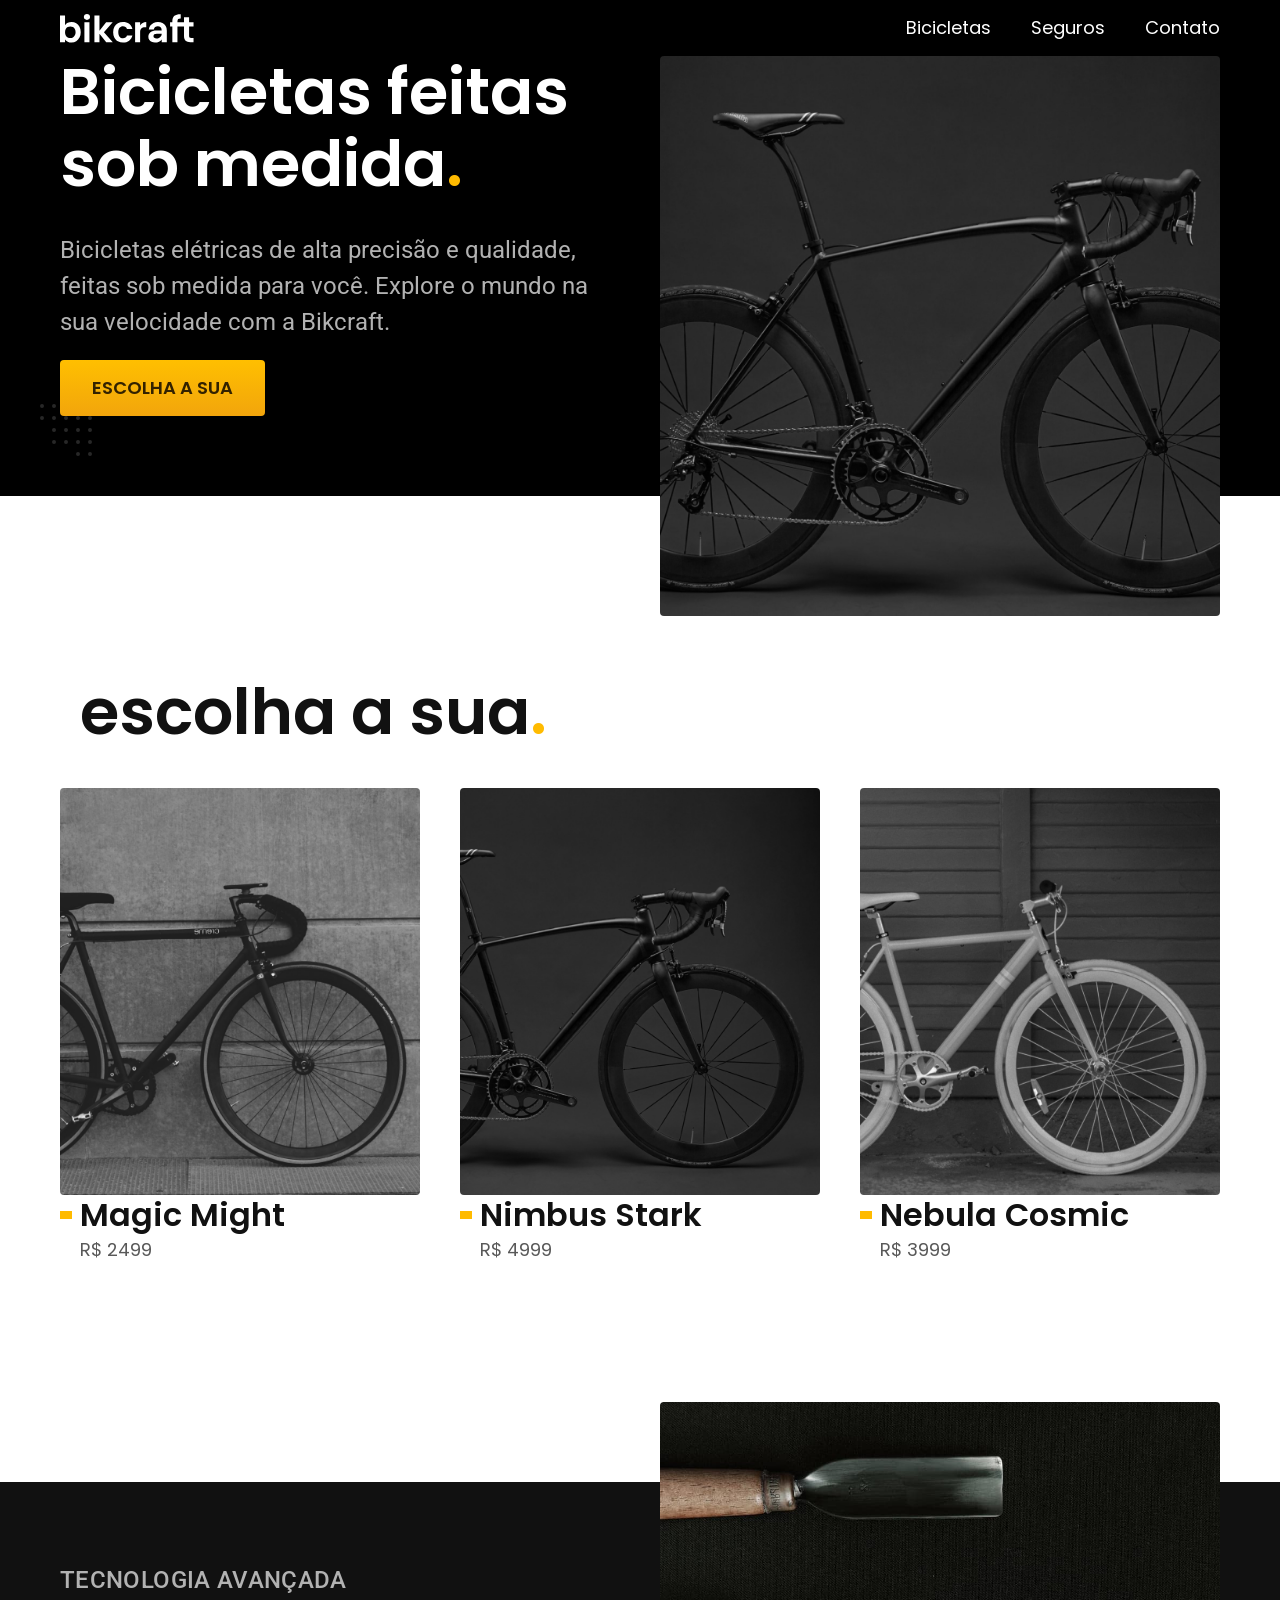
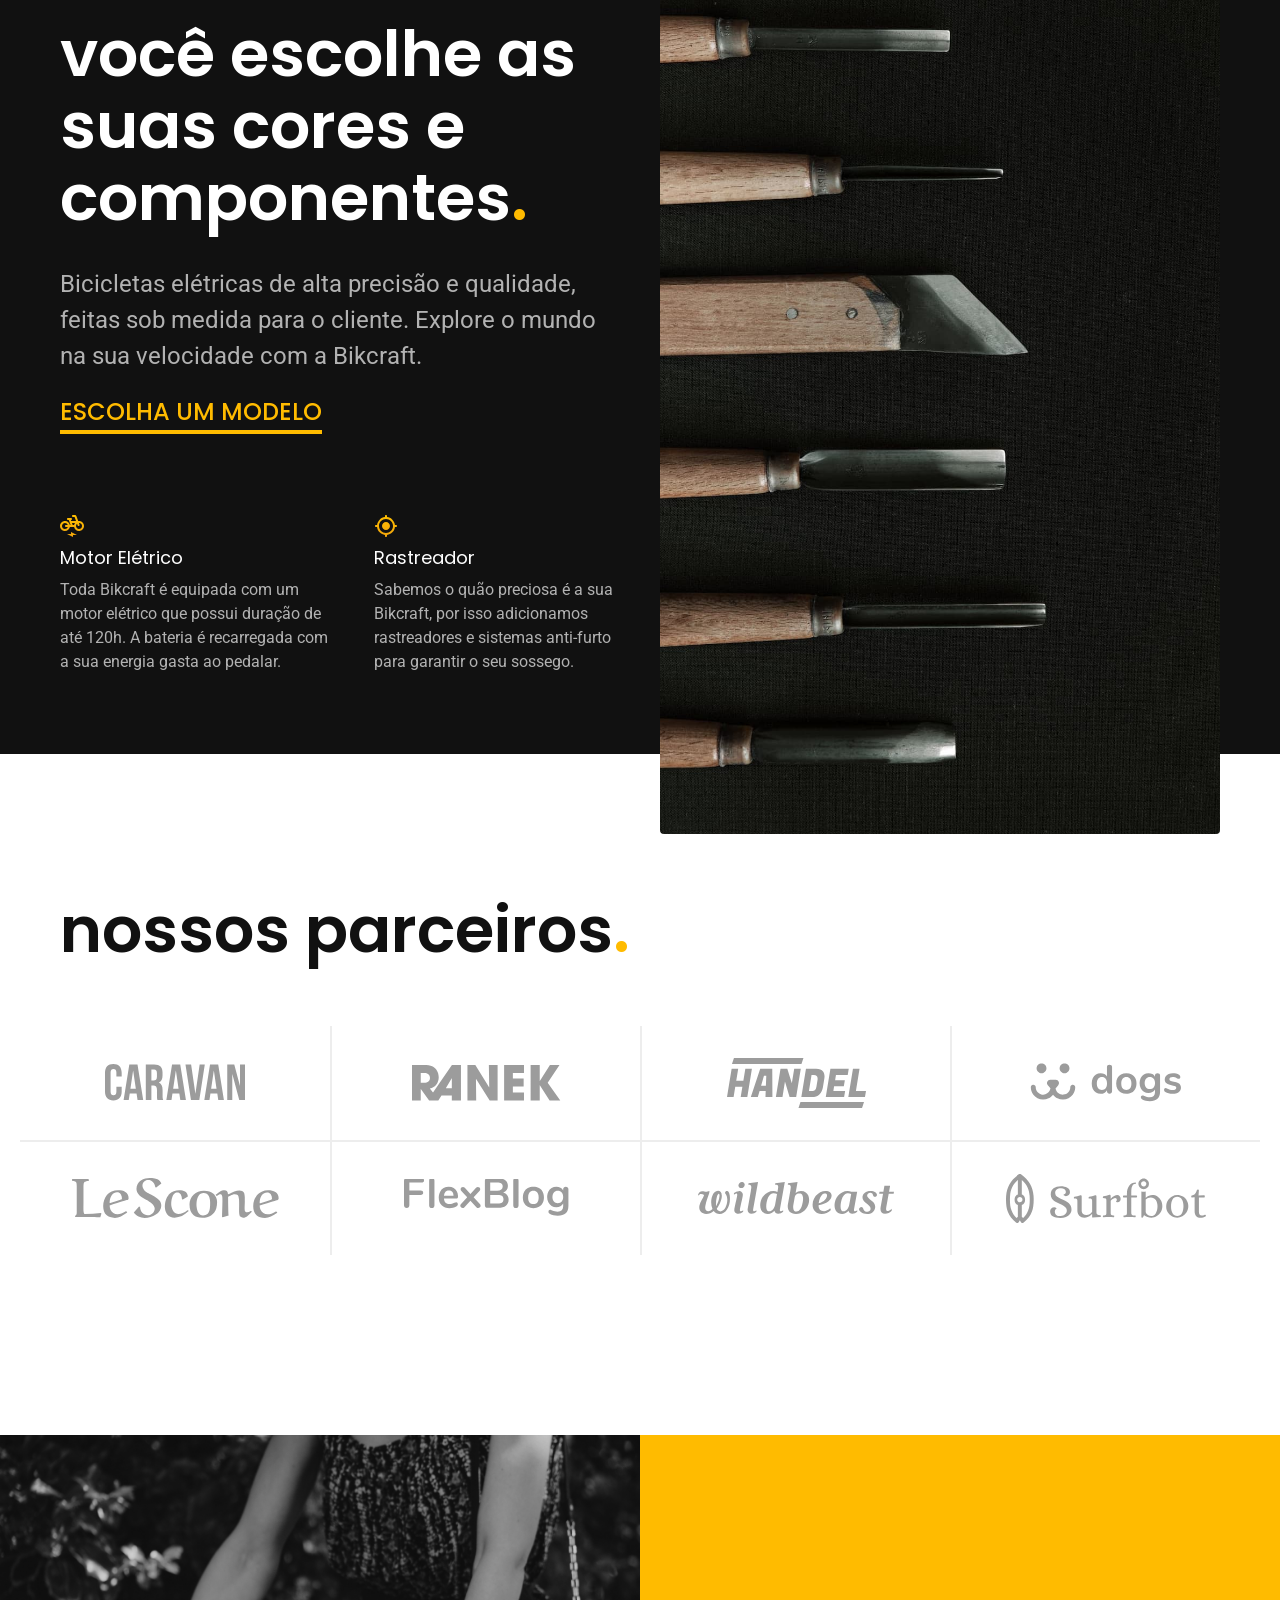
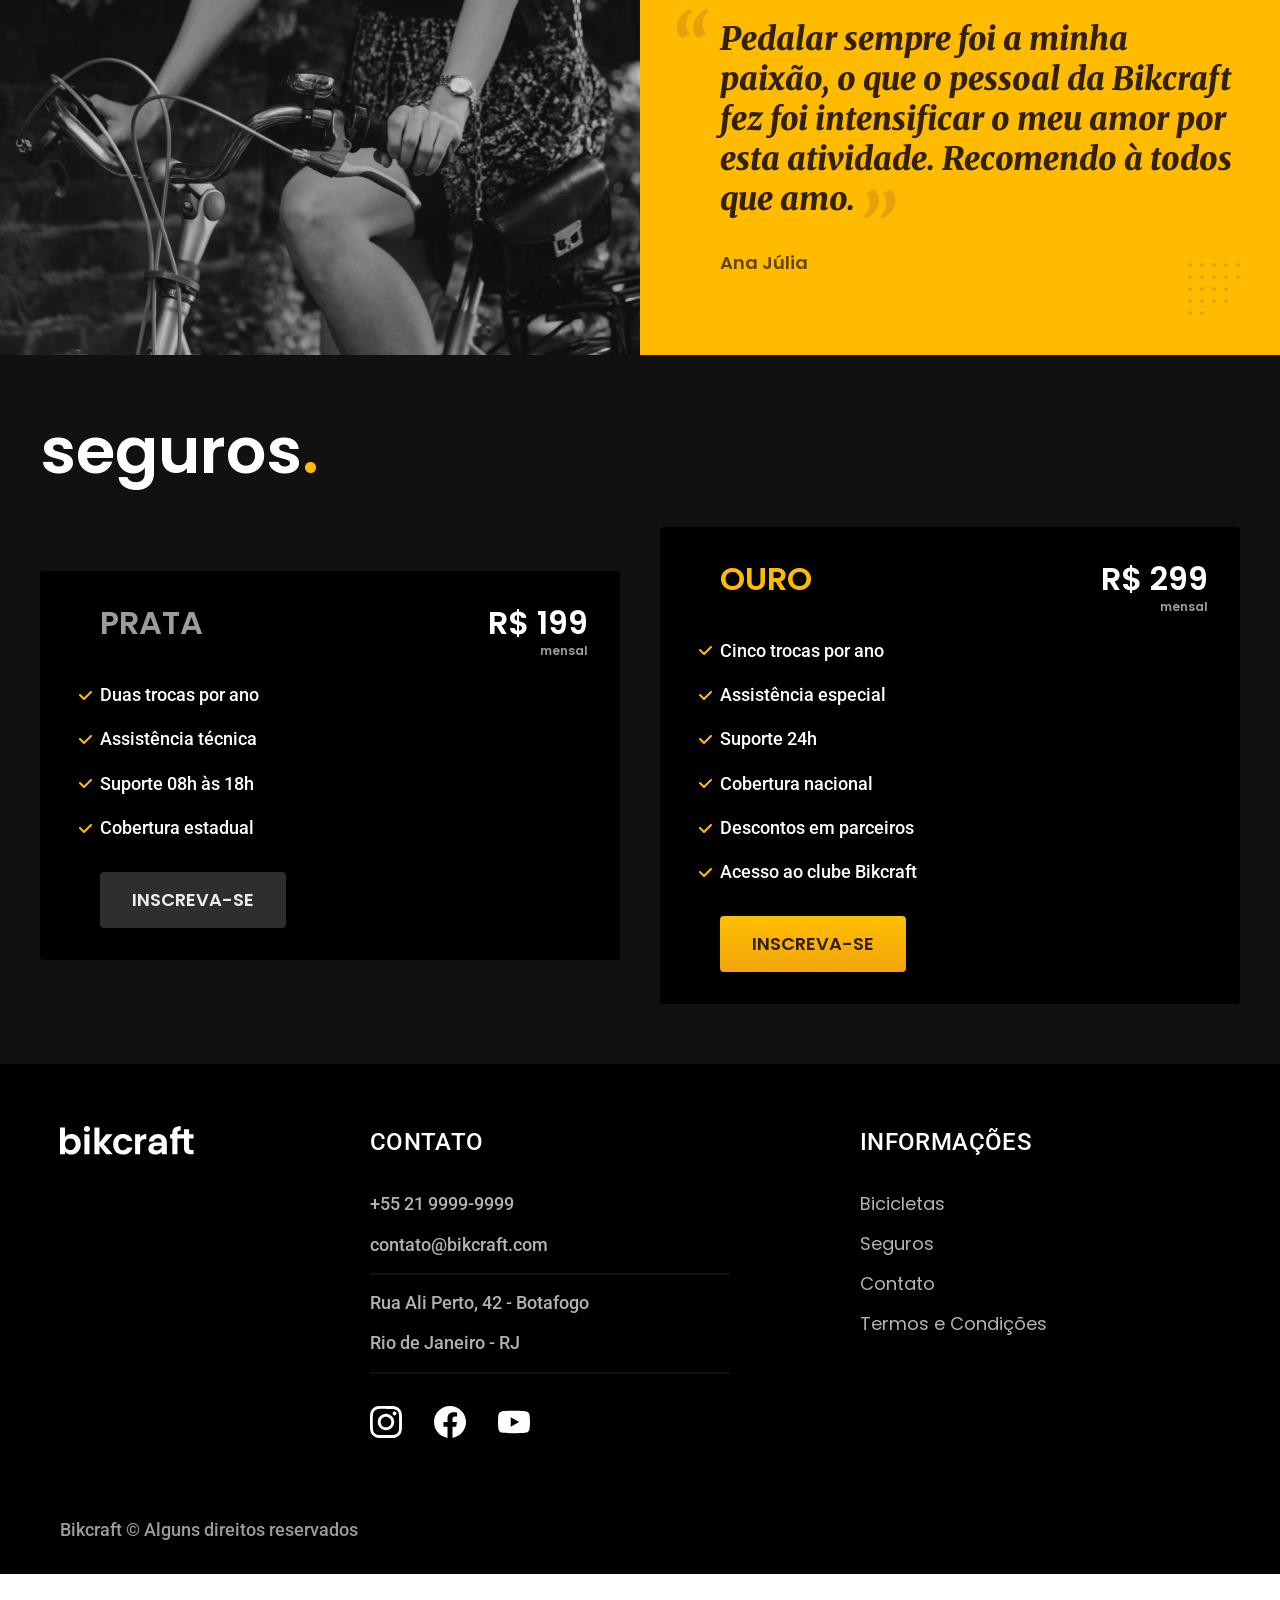
<file: index.html>
<!DOCTYPE html>
<html lang="pt-br">

<head>
  <meta charset="UTF-8">
  <meta name="viewport" content="width=device-width, initial-scale=1.0">
  <title>Bikcraft - Bicicletas Elétricas</title>
  <meta name="description" content="Bicicletas elétricas de alta precisão e qualidade, feitas sob medida para o cliente. Explore o mundo na sua velocidade com a Bikcraft.">

  <link rel="icon" href="./favicon.svg" type="image/svg+xml">
  <link rel="preload" href="./css/style.min.css" as="style">
  <link rel="stylesheet" href="./css/style.min.css">

  <link rel="preconnect" href="https://fonts.googleapis.com">
  <link rel="preconnect" href="https://fonts.gstatic.com" crossorigin>
  <link href="https://fonts.googleapis.com/css2?family=Merriweather:ital,opsz,wght@1,18..144,900&family=Poppins:wght@400;600&family=Roboto:ital,wght@0,100..900;1,100..900&display=swap" rel="stylesheet">

  <!-- script para deixar a página usável mesmo que o user tenha o js desabilitado no navegador -->
  <!-- document. (acessar HTML da pagina) . adicione classe -->
  <script>document.documentElement.classList.add('js')</script>
</head>

<body>
  <header class="header-bg">
    <div class="header container">
      <a href="">
        <img src="./img/bikcraft.svg" width="136" height="32" alt="Bikcraft">
      </a>
      <nav aria-label="primaria">
        <ul class="header-menu font-1-m cor-0">
          <li><a href="./bicicletas.html">Bicicletas</a></li>
          <li><a href="./seguros.html">Seguros</a></li>
          <li><a href="./contato.html">Contato</a></li>
        </ul>
      </nav>
    </div>
  </header>

  <main class="introducao-bg">
    <div class="introducao container">
      <div class="introducao-conteudo">
        <h1 class="font-1-xxl cor-0 fadeInDown" data-anime="200">Bicicletas feitas sob medida<span class="cor-p1">.</span></h1>
        <p class="font-2-l cor-5 fadeInDown" data-anime="400">Bicicletas elétricas de alta precisão e qualidade, feitas sob medida para você. Explore o mundo na sua velocidade com a Bikcraft.</p>
        <a class="botao fadeInDown" href="./bicicletas.html" data-anime="600">Escolha a sua</a>
      </div>
      <picture>
        <source media="(max-width: 800px)" srcset="./img/bicicletas/nimbus.jpg">
        <img src="./img/fotos/introducao.jpg" data-anime="800" class="fadeInDown" width="1280" height="1600" alt="Bicicleta elétrica preta">
      </picture>
    </div>
  </main>

  <article class="bicicletas-lista">
    <h2 class="container font-1-xxl cor-11">escolha a sua<span class="cor-p1">.</span></h2>
    <ul>
      <li>
        <a href="./bicicletas/magic.html">
          <img src="./img/bicicletas/magic-home.jpg" width="920" height="1040" alt="Bicicleta Magic Might">
          <h3 class="font-1-xl">Magic Might</h3>
          <span class="font-1-m cor-8">R$ 2499</span>
        </a>
      </li>
      <li>
        <a href="./bicicletas/nimbus.html">
          <img src="./img/bicicletas/nimbus-home.jpg" width="920" height="1040" alt="Bicicleta Nimbus Stark">
          <h3 class="font-1-xl">Nimbus Stark</h3>
          <span class="font-1-m cor-8">R$ 4999</span>
        </a>
      </li>
      <li>
        <a href="./bicicletas/nebula.html">
          <img src="./img/bicicletas/nebula-home.jpg" width="920" height="1040" alt="Bicicleta Nebula Cosmic">
          <h3 class="font-1-xl">Nebula Cosmic</h3>
          <span class="font-1-m cor-8">R$ 3999</span>
        </a>
      </li>
    </ul>
  </article>

  <article class="tecnologia-bg">
    <div class="tecnologia container">
      <div class="tecnologia-conteudo">
        <span class="font-2-l-b cor-5">Tecnologia Avançada</span>
        <h2 class="font-1-xxl cor-0">você escolhe as suas cores e componentes<span class="cor-p1">.</span></h2>
        <p class="font-2-l cor-5">Bicicletas elétricas de alta precisão e qualidade, feitas sob medida para o cliente. Explore o mundo na sua velocidade com a Bikcraft.</p>
        <a class="link" href="/#">Escolha um modelo</a>
        <div class="tecnologia-vantagens">
          <div>
            <img src="./img/icones/eletrica.svg" width="24" height="24" alt="">
            <h3 class="font-1-m cor-0">Motor Elétrico</h3>
            <p class="font-2-s cor-5">Toda Bikcraft é equipada com um motor elétrico que possui duração de até 120h. A bateria é recarregada com a sua energia gasta ao pedalar.</p>
          </div>
          <div>
            <img src="./img/icones/rastreador.svg" width="24" height="24" alt="">
            <h3 class="font-1-m cor-0">Rastreador</h3>
            <p class="font-2-s cor-5">Sabemos o quão preciosa é a sua Bikcraft, por isso adicionamos rastreadores e sistemas anti-furto para garantir o seu sossego.</p>
          </div>
        </div>
      </div>
      <div class="tecnologia-imagem">
        <img src="./img/fotos/tecnologia.jpg" width="1200" height="1920" alt="Tecnologia">
      </div>
    </div>
  </article>

  <section class="parceiros" aria-label="Nossos Parceiros">
    <!-- Como isso aqui é uma section, por questões de acessibilidade deve ser colocado o arialabel para o navegador ler -->
    <h2 class="container font-1-xxl">nossos parceiros<span class="cor-p1">.</span></h2>
    <ul>
      <li>
        <img src="./img/parceiros/caravan.svg" width="140" height="38" alt="Caravan">
      </li>
      <li>
        <img src="./img/parceiros/ranek.svg" width="149" height="36" alt="ranek">
      </li>
      <li>
        <img src="./img/parceiros/handel.svg" width="139" height="50" alt="handel">
      </li>
      <li>
        <img src="./img/parceiros/dogs.svg" width="152" height="39" alt="dogs">
      </li>
      <li>
        <img src="./img/parceiros/lescone.svg" width="208" height="41" alt="lescone">
      </li>
      <li>
        <img src="./img/parceiros/flexblog.svg" width="165" height="38" alt="flexblog">
      </li>
      <li>
        <img src="./img/parceiros/wildbeast.svg" width="196" height="34" alt="wildbeast">
      </li>
      <li>
        <img src="./img/parceiros/surfbot.svg" width="200" height="49" alt="surfbot">
      </li>
    </ul>
  </section>

  <section class="depoimento">
    <div>
      <img src="./img/fotos/depoimento.jpg" width="1560" height="1360" alt="Pessoa pedalando uma bicicleta Bikcraft">
    </div>
    <div class="depoimento-conteudo">
      <blockquote class="font-1-xl cor-p5">
        <p>Pedalar sempre foi a minha paixão, o que o pessoal da Bikcraft fez foi intensificar o meu amor por esta atividade. Recomendo à todos que amo.</p>
      </blockquote>
      <span class="font-1-m-b cor-p4">Ana Júlia</span>
    </div>
  </section>

  <article class="seguros-bg">
    <div class="seguros container">
      <h2 class="font-1-xxl cor-0">seguros<span class="cor-p1">.</span></h2>
      <div class="seguros-item">
        <h3 class="cor-6 font-1-xl seguros-titulo">PRATA</h3>
        <span class="cor-0 font-1-xl">R$ 199<span class="cor-6 font-1-xs">mensal</span></span>
        <ul class="font-2-m cor-0">
          <li>Duas trocas por ano</li>
          <li>Assistência técnica</li>
          <li>Suporte 08h às 18h</li>
          <li>Cobertura estadual</li>
        </ul>
        <a href="./orcamento.html?tipo=seguro&produto=prata" class="botao secundario">Inscreva-se</a>
      </div>
      <div class="seguros-item">
        <h3 class="cor-p1 font-1-xl seguros-titulo">OURO</h3>
        <span class="cor-0 font-1-xl">R$ 299<span class="cor-6 font-1-xs">mensal</span></span>
        <ul class="font-2-m cor-0">
          <li>Cinco trocas por ano</li>
          <li>Assistência especial</li>
          <li>Suporte 24h</li>
          <li>Cobertura nacional</li>
          <li>Descontos em parceiros</li>
          <li>Acesso ao clube Bikcraft</li>
        </ul>
        <a href="./orcamento.html?tipo=seguro&produto=ouro" class="botao">Inscreva-se</a>
      </div>
    </div>
    </div>
  </article>

  <footer class="footer-bg">
    <div class="footer container">
      <img src="./img/bikcraft.svg" width="136" height="32" alt="Bikcraft">

      <div class="footer-contato">
        <h3 class="font-2-l-b cor-0">Contato</h3>
        <ul class="contatos-lista font-2-m cor-5">
          <li><a href="tel:+552199999999">+55 21 9999-9999</a></li>
          <li><a href="mailto:contato@bikcraft.com">contato@bikcraft.com</a></li>
          <li>Rua Ali Perto, 42 - Botafogo</li>
          <li>Rio de Janeiro - RJ</li>
        </ul>

        <div class="footer-redes">
          <a href="./instagram" class="instagram">
            <img src="./img/redes/instagram.svg" width="32" height="32" alt="Instagram">
          </a>
          <a href="./facebook" class="facebook">
            <img src="./img/redes/facebook.svg" width="32" height="32" alt="Facebook">
          </a>
          <a href="./youtube" class="youtube">
            <img src="./img/redes/youtube.svg" width="32" height="32" alt="Youtube">
          </a>

        </div>
      </div>

      <div class="footer-informacoes">
        <h3 class="font-2-l-b cor-0">Informações</h3>
        <nav>
          <ul class="font-1-m cor-5">
            <li><a href="./bicicletas.html"> Bicicletas</a></li>
            <li><a href="./seguros.html"> Seguros</a></li>
            <li><a href="./contato.html"> Contato</a></li>
            <li><a href="./termos.html"> Termos e Condições</a></li>
          </ul>
        </nav>
      </div>
      <p class="footer-copy font-2-m cor-6">Bikcraft © Alguns direitos reservados</p>
    </div>

  </footer>

  <script src="./js/plugins/simple-anime.js"></script>
  <script src="./js/script.js"></script>
</body>

</html>
</file>
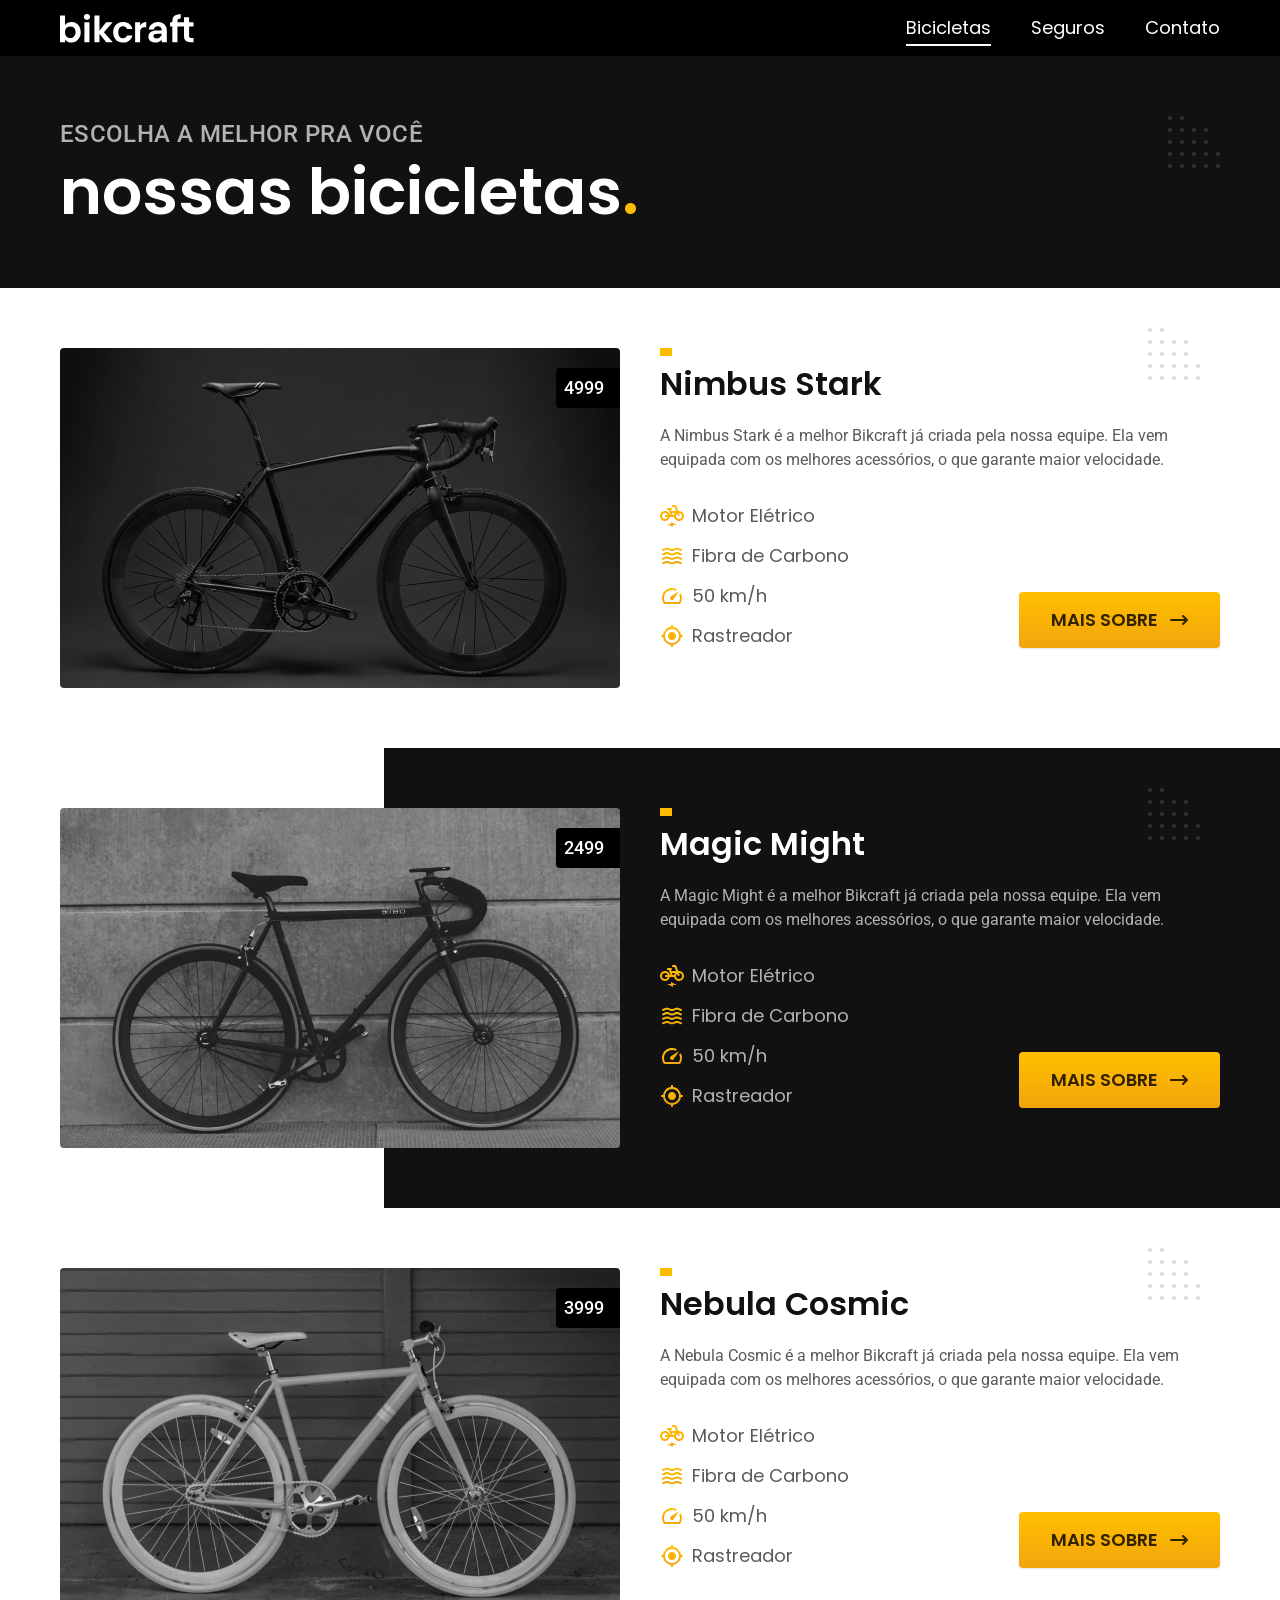
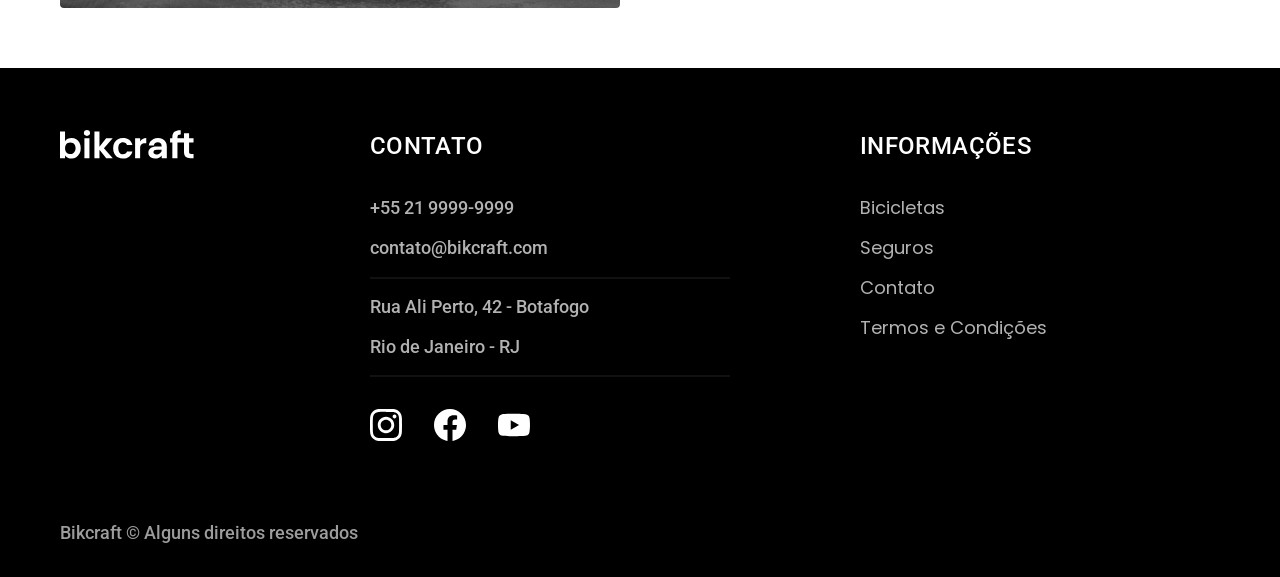
<file: bicicletas.html>
<!DOCTYPE html>
<html lang="pt-br">

<head>
  <meta charset="UTF-8">
  <meta name="viewport" content="width=device-width, initial-scale=1.0">
  <title>Bikcraft - Bicicletas Elétricas</title>
  <meta name="description" content="Bicicletas elétricas de alta precisão e qualidade, feitas sob medida para o cliente. Explore o mundo na sua velocidade com a Bikcraft.">

  <link rel="icon" href="./favicon.svg" type="image/svg+xml">
  <link rel="preload" href="./css/style.min.css" as="style">
  <link rel="stylesheet" href="./css/style.min.css">

  <link rel="preconnect" href="https://fonts.googleapis.com">
  <link rel="preconnect" href="https://fonts.gstatic.com" crossorigin>
  <link href="https://fonts.googleapis.com/css2?family=Merriweather:ital,opsz,wght@1,18..144,900&family=Poppins:wght@400;600&family=Roboto:ital,wght@0,100..900;1,100..900&display=swap" rel="stylesheet">

  <script>document.documentElement.classList.add('js')</script>
</head>

<body id="bicicletas">
  <header class="header-bg">
    <div class="header container">
      <a href="./index.html">
        <img src="./img/bikcraft.svg" alt="Bikcraft">
      </a>
      <nav aria-label="primaria">
        <ul class="header-menu font-1-m cor-0">
          <li><a href="./bicicletas.html">Bicicletas</a></li>
          <li><a href="./seguros.html">Seguros</a></li>
          <li><a href="./contato.html">Contato</a></li>
        </ul>
      </nav>
    </div>
  </header>

  <main>
    <div class="titulo-bg">
      <div class="titulo container">
        <p class="font-2-l-b cor-5">escolha a melhor pra você</p>
        <h1 class="font-1-xxl cor-0">nossas bicicletas<span class="cor-p1">.</span></h1>
      </div>
    </div>

    <div class="bicicletas container">
      <div class="bicicletas-imagem fadeInRight" data-anime="400">
        <img src="./img/bicicletas/nimbus.jpg" alt="Bicicleta Elétrica Nimbus Stark">
        <span class="font-2-m cor-0">4999</span>
      </div>

      <div class="bicicletas-conteudo fadeInRight" data-anime="200">
        <h2 class="font-1-xl">Nimbus Stark</h2>
        <p class="font-2-s cor-8">A Nimbus Stark é a melhor Bikcraft já criada pela nossa equipe. Ela vem equipada com os melhores acessórios, o que garante maior velocidade.</p>

        <ul class="font-1-m cor-8">
          <li><img src="./img/icones/eletrica.svg" alt="Ícone Motor Elétrico">Motor Elétrico</li>
          <li><img src="./img/icones/carbono.svg" alt="Ícone Fibra de Carbono">Fibra de Carbono</li>
          <li><img src="./img/icones/velocidade.svg" alt="Ícone Velocidade">50 km/h</li>
          <li><img src="./img/icones/rastreador.svg" alt="Ícone Rastreador">Rastreador</li>
        </ul>
        <a href="./bicicletas/nimbus.html" class="botao seta">Mais Sobre</a>

      </div>
    </div>

    <div class="bicicletas-bg">
      <div class="bicicletas container">
        <div class="bicicletas-imagem fadeInRight" data-anime="400">
          <img src="./img/bicicletas/magic.jpg" alt="Bicicleta branca">
          <span class="font-2-m cor-0">2499</span>
        </div>

        <div class="bicicletas-conteudo fadeInRight" data-anime="200">
          <h2 class="font-1-xl cor-0">Magic Might</h2>
          <p class="font-2-s cor-5">A Magic Might é a melhor Bikcraft já criada pela nossa equipe. Ela vem equipada com os melhores acessórios, o que garante maior velocidade.</p>
          <ul class="font-1-m cor-5">
            <li><img src="./img/icones/eletrica.svg" alt="">Motor Elétrico</li>
            <li><img src="./img/icones/carbono.svg" alt="">Fibra de Carbono</li>
            <li><img src="./img/icones/velocidade.svg" alt="">50 km/h</li>
            <li><img src="./img/icones/rastreador.svg" alt="">Rastreador</li>
          </ul>
          <a href="./bicicletas/magic.html" class="botao seta">Mais Sobre</a>

        </div>
      </div>

    </div>

    <div class="bicicletas container">
      <div class="bicicletas-imagem">
        <img src="./img/bicicletas/nebula.jpg" alt="Bicicleta Elétrica Nebula">
        <span class="font-2-m cor-0">3999</span>
      </div>

      <div class="bicicletas-conteudo">
        <h2 class="font-1-xl">Nebula Cosmic</h2>
        <p class="font-2-s cor-8">A Nebula Cosmic é a melhor Bikcraft já criada pela nossa equipe. Ela vem equipada com os melhores acessórios, o que garante maior velocidade.</p>
        <ul class="font-1-m cor-8">
          <li><img src="./img/icones/eletrica.svg" alt="">Motor Elétrico</li>
          <li><img src="./img/icones/carbono.svg" alt="">Fibra de Carbono</li>
          <li><img src="./img/icones/velocidade.svg" alt="">50 km/h</li>
          <li><img src="./img/icones/rastreador.svg" alt="">Rastreador</li>
        </ul>
        <a href="./bicicletas/nebula.html" class="botao seta">Mais Sobre</a>
      </div>
    </div>

  </main>


  <footer class="footer-bg">
    <div class="footer container">
      <img src="./img/bikcraft.svg" alt="Bikcraft">

      <div class="footer-contato">
        <h3 class="font-2-l-b cor-0">Contato</h3>
        <ul class="contatos-lista font-2-m cor-5">
          <li><a href="tel:+552199999999">+55 21 9999-9999</a></li>
          <li><a href="mailto:contato@bikcraft.com">contato@bikcraft.com</a></li>
          <li>Rua Ali Perto, 42 - Botafogo</li>
          <li>Rio de Janeiro - RJ</li>
        </ul>

        <div class="footer-redes">
          <a href="./instagram" class="instagram">
            <img src="./img/redes/instagram.svg" alt="Instagram">
          </a>
          <a href="./facebook" class="facebook">
            <img src="./img/redes/facebook.svg" alt="Facebook">
          </a>
          <a href="./youtube" class="youtube">
            <img src="./img/redes/youtube.svg" alt="Youtube">
          </a>

        </div>
      </div>

      <div class="footer-informacoes">
        <h3 class="font-2-l-b cor-0">Informações</h3>
        <nav>
          <ul class="font-1-m cor-5">
            <li><a href="./bicicletas.html"> Bicicletas</a></li>
            <li><a href="./seguros.html"> Seguros</a></li>
            <li><a href="./contato.html"> Contato</a></li>
            <li><a href="./termos.html"> Termos e Condições</a></li>
          </ul>
        </nav>
      </div>
      <p class="footer-copy font-2-m cor-6">Bikcraft © Alguns direitos reservados</p>
    </div>

  </footer>

  <script src="./js/plugins/simple-anime.js"></script>
  <script src="./js/script.js"></script>
</body>
</file>
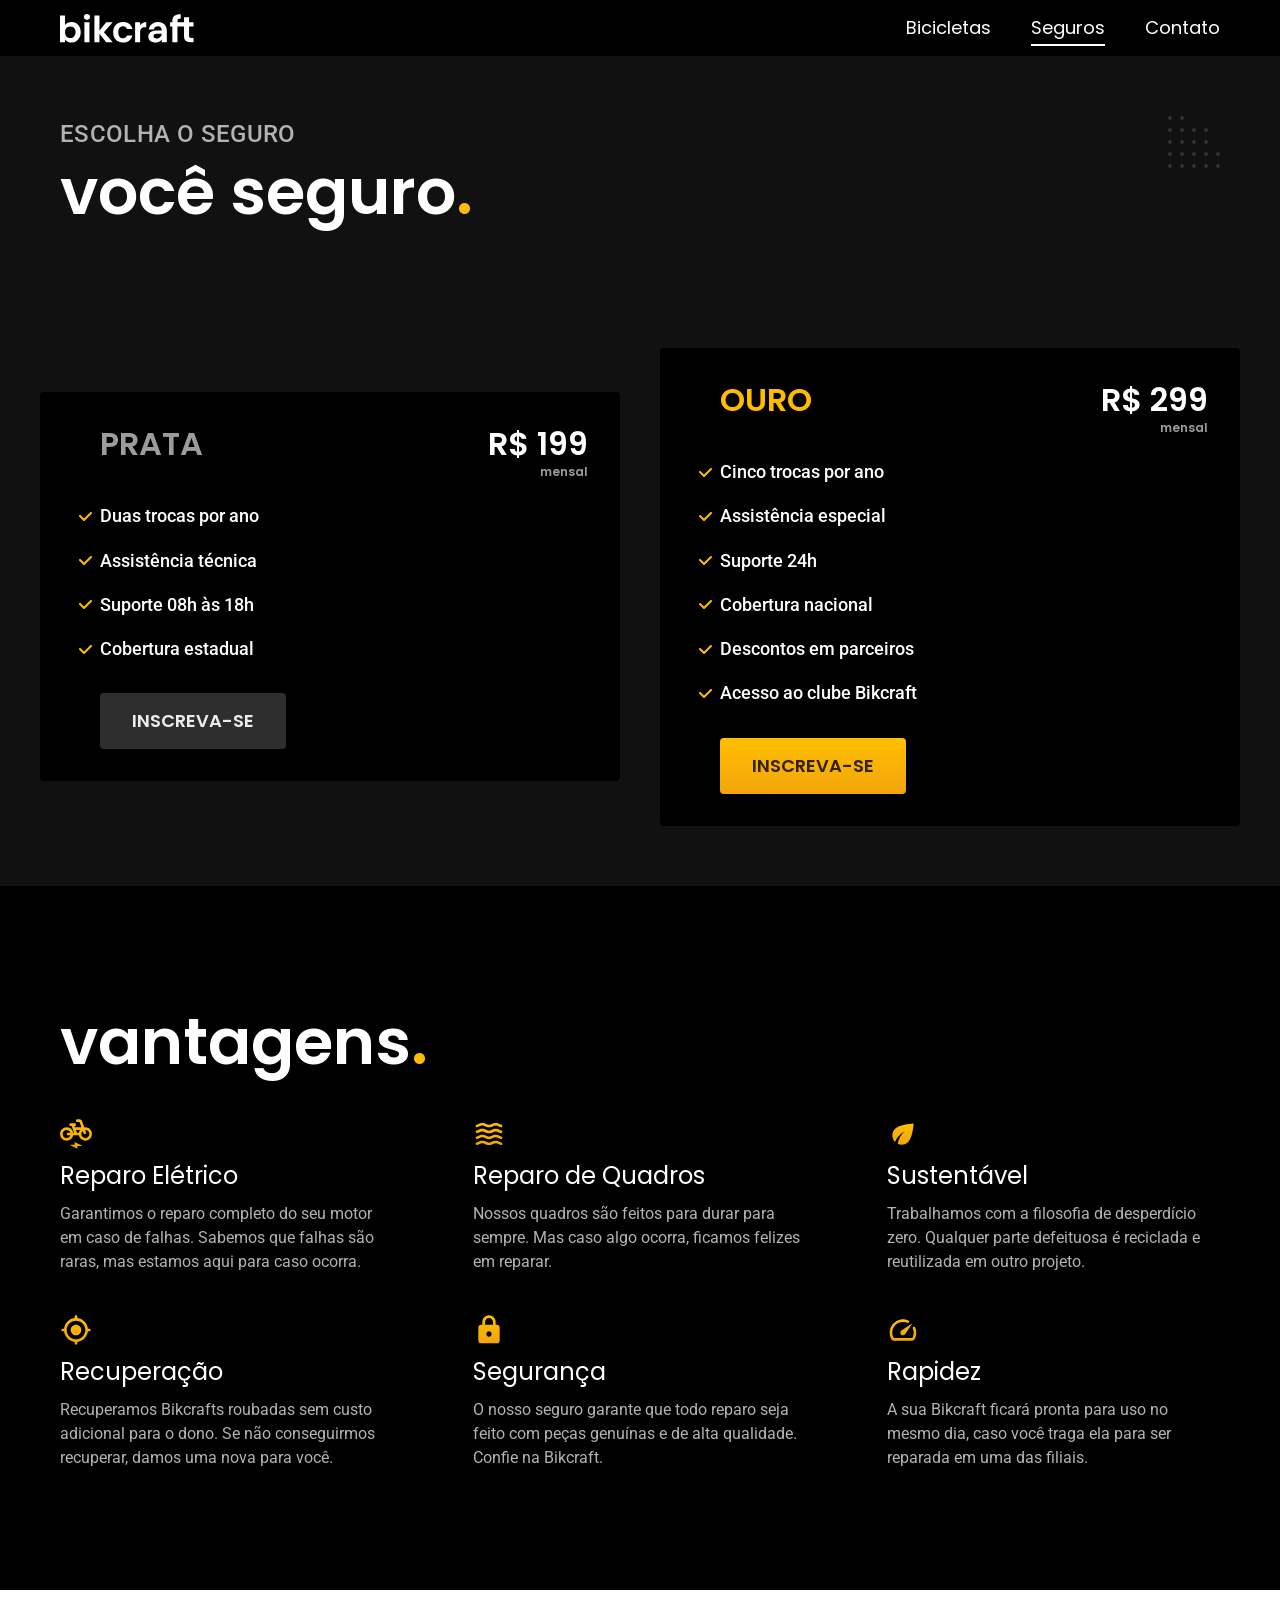
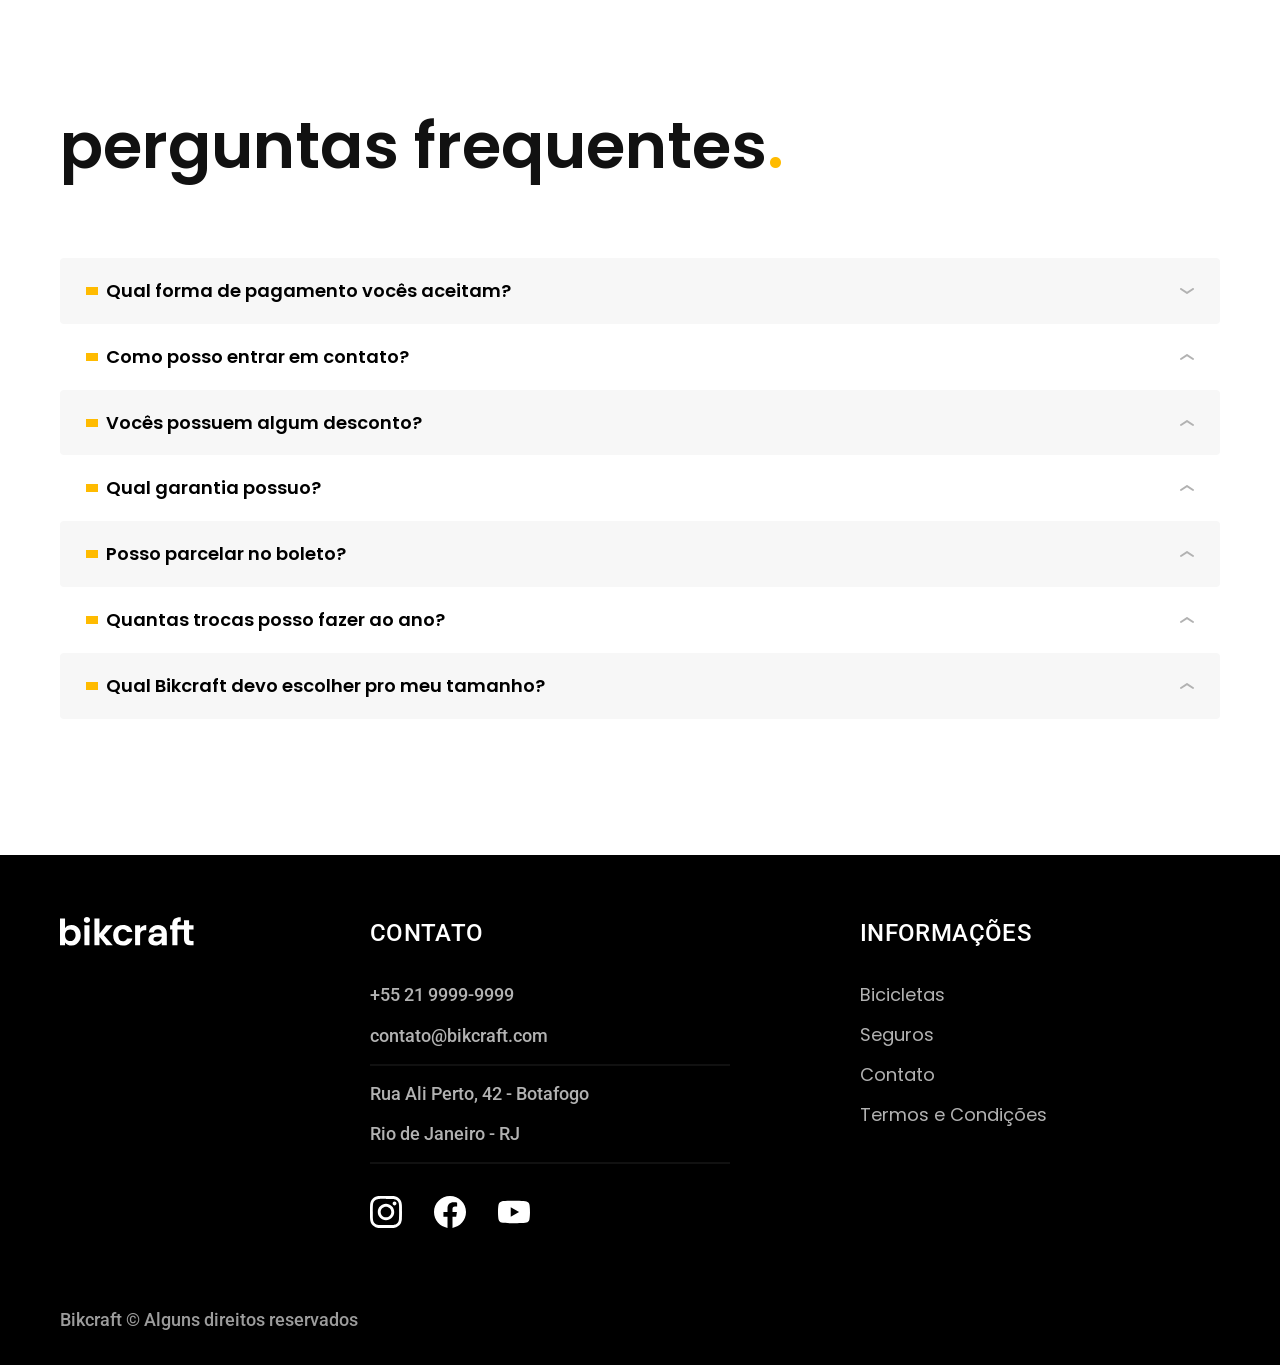
<file: seguros.html>
<!DOCTYPE html>
<html lang="pt-br">

<head>
  <meta charset="UTF-8">
  <meta name="viewport" content="width=device-width, initial-scale=1.0">
  <title>Seguros | Bikcraft - Bicicletas Elétricas</title>
  <meta name="description" content="Termos e Condições">

  <link rel="icon" href="./favicon.svg" type="image/svg+xml">
  <link rel="preload" href="./css/style.min.css" as="style">
  <link rel="stylesheet" href="./css/style.min.css">


  <link rel="preconnect" href="https://fonts.googleapis.com">
  <link rel="preconnect" href="https://fonts.gstatic.com" crossorigin>
  <link href="https://fonts.googleapis.com/css2?family=Merriweather:ital,opsz,wght@1,18..144,900&family=Poppins:wght@400;600&family=Roboto:ital,wght@0,100..900;1,100..900&display=swap" rel="stylesheet">

  <script>document.documentElement.classList.add('js')</script>
</head>

<body id="seguros">
  <header class="header-bg">
    <div class="header container">
      <a href="/index.html">
        <img src="./img/bikcraft.svg" alt="Bikcraft">
      </a>
      <nav aria-label="primaria">
        <ul class="header-menu font-1-m cor-0">
          <li><a href="./bicicletas.html">Bicicletas</a></li>
          <li><a href="./seguros.html">Seguros</a></li>
          <li><a href="./contato.html">Contato</a></li>
        </ul>
      </nav>
    </div>
  </header>

  <main class="seguros-bg">
    <div class="titulo-bg">
      <div class="titulo container">
        <p class="font-2-l-b cor-5">Escolha o seguro</p>
        <h1 class="font-1-xxl cor-0">você seguro<span class="cor-p1">.</span></h1>
      </div>
    </div>

    <div class="seguros container">
      <div class="seguros-item fadeInLeft" data-anime="200">
        <h3 class="cor-6 font-1-xl seguros-titulo">PRATA</h3>
        <span class="cor-0 font-1-xl">R$ 199<span class="cor-6 font-1-xs">mensal</span></span>
        <ul class="font-2-m cor-0">
          <li>Duas trocas por ano</li>
          <li>Assistência técnica</li>
          <li>Suporte 08h às 18h</li>
          <li>Cobertura estadual</li>
        </ul>
        <a href="./orcamento.html?tipo=seguro&produto=prata" class="botao secundario">Inscreva-se</a>
      </div>
      <div class="seguros-item fadeInRight" data-anime="400">
        <h3 class="cor-p1 font-1-xl seguros-titulo">OURO</h3>
        <span class="cor-0 font-1-xl">R$ 299<span class="cor-6 font-1-xs">mensal</span></span>
        <ul class="font-2-m cor-0">
          <li>Cinco trocas por ano</li>
          <li>Assistência especial</li>
          <li>Suporte 24h</li>
          <li>Cobertura nacional</li>
          <li>Descontos em parceiros</li>
          <li>Acesso ao clube Bikcraft</li>
        </ul>
        <a href="./orcamento.html?tipo=seguro&produto=ouro" class="botao">Inscreva-se</a>
      </div>
    </div>
    </div>
  </main>

  <article class="vantagens-bg">
    <div class="vantagens container">
      <h2 class="font-1-xxl cor-0">vantagens<span class="cor-p1">.</span></h2>
      <ul>
        <li>
          <img src="./img/icones/eletrica.svg" alt="">
          <h3 class="font-1-l cor-0">Reparo Elétrico</h3>
          <p class="font-2-s cor-5">Garantimos o reparo completo do seu motor em caso de falhas. Sabemos que falhas são raras, mas estamos aqui para caso ocorra.</p>
        </li>
        <li>
          <img src="./img/icones/carbono.svg" alt="">
          <h3 class="font-1-l cor-0">Reparo de Quadros</h3>
          <p class="font-2-s cor-5">Nossos quadros são feitos para durar para sempre. Mas caso algo ocorra, ficamos felizes em reparar.</p>
        </li>
        <li>
          <img src="./img/icones/sustentavel.svg" alt="">
          <h3 class="font-1-l cor-0">Sustentável</h3>
          <p class="font-2-s cor-5">Trabalhamos com a filosofia de desperdício zero. Qualquer parte defeituosa é reciclada e reutilizada em outro projeto.</p>
        </li>
        <li>
          <img src="./img/icones/rastreador.svg" alt="">
          <h3 class="font-1-l cor-0">Recuperação</h3>
          <p class="font-2-s cor-5">Recuperamos Bikcrafts roubadas sem custo adicional para o dono. Se não conseguirmos recuperar, damos uma nova para você.</p>
        </li>
        <li>
          <img src="./img/icones/seguro.svg" alt="">
          <h3 class="font-1-l cor-0">Segurança</h3>
          <p class="font-2-s cor-5">O nosso seguro garante que todo reparo seja feito com peças genuínas e de alta qualidade. Confie na Bikcraft.</p>
        </li>
        <li>
          <img src="./img/icones/velocidade.svg" alt="">
          <h3 class="font-1-l cor-0">Rapidez</h3>
          <p class="font-2-s cor-5">A sua Bikcraft ficará pronta para uso no mesmo dia, caso você traga ela para ser reparada em uma das filiais.</p>
        </li>
      </ul>
    </div>
  </article>

  <article class="perguntas container">
    <h2 class="font-1-xxl">perguntas frequentes<span class="cor-p1">.</span></h2>

    <dl>
      <div>
        <!-- Esse aria-expanded é um atributo do botão que faz com que o leitor saiba que está expandida, não muda visualmente (acessibilidade)-->
        <!-- Esse aria-controls, é pra conseguir mexer no botão com tab (acessibilidade) -->
        <dt><button class="font-1-m-b" aria-controls="pergunta1" aria-expanded="true">Qual forma de pagamento vocês aceitam?</button></dt> <!-- definition term -->
        <dd id="pergunta1" class="font-2-s cor-9">Aceitamos cartões de crédito com as bandeiras: Visa, Mastercard, ELO e American Express. Para pagamento à vista também aceitamos Pix e Boleto através do PagSeguro.</dd> <!-- definition description  -->
      </div>
      <div>
        <dt><button class="font-1-m-b" aria-controls="pergunta2" aria-expanded="false">Como posso entrar em contato?</button></dt>
        <dd id="pergunta2" class="font-2-s cor-9">Aceitamos cartões de crédito com as bandeiras: Visa, Mastercard, ELO e American Express. Para pagamento à vista também aceitamos Pix e Boleto através do PagSeguro.</dd>
      </div>
      <div>
        <dt><button class="font-1-m-b" aria-controls="pergunta3" aria-expanded="false">Vocês possuem algum desconto?</dt>
        <dd id="pergunta3" class="font-2-s cor-9">Aceitamos cartões de crédito com as bandeiras: Visa, Mastercard, ELO e American Express. Para pagamento à vista também aceitamos Pix e Boleto através do PagSeguro.</dd>
      </div>
      <div>
        <dt><button class="font-1-m-b" aria-controls="pergunta4" aria-expanded="false">Qual garantia possuo?</button></dt>
        <dd id="pergunta4" class="font-2-s cor-9">Aceitamos cartões de crédito com as bandeiras: Visa, Mastercard, ELO e American Express. Para pagamento à vista também aceitamos Pix e Boleto através do PagSeguro.</dd>
      </div>
      <div>
        <dt><button class="font-1-m-b" aria-controls="pergunta5" aria-expanded="false">Posso parcelar no boleto?</button></dt>
        <dd id="pergunta5" class="font-2-s cor-9">Aceitamos cartões de crédito com as bandeiras: Visa, Mastercard, ELO e American Express. Para pagamento à vista também aceitamos Pix e Boleto através do PagSeguro.</dd>
      </div>
      <div>
        <dt><button class="font-1-m-b" aria-controls="pergunta6" aria-expanded="false">Quantas trocas posso fazer
            ao ano?</button></dt>
        <dd id="pergunta6" class="font-2-s cor-9">Aceitamos cartões de crédito com as bandeiras: Visa, Mastercard, ELO e American Express. Para pagamento à vista também aceitamos Pix e Boleto através do PagSeguro.</dd>
      </div>
      <div>
        <dt><button class="font-1-m-b" aria-controls="pergunta7" aria-expanded="false">Qual Bikcraft devo escolher pro meu tamanho?</button></dt>
        <dd id="pergunta7" class="font-2-s cor-9">Aceitamos cartões de crédito com as bandeiras: Visa, Mastercard, ELO e American Express. Para pagamento à vista também aceitamos Pix e Boleto através do PagSeguro.</dd>
      </div>
    </dl>

  </article>


  <footer class="footer-bg">
    <div class="footer container">
      <img src="./img/bikcraft.svg" alt="Bikcraft">

      <div class="footer-contato">
        <h3 class="font-2-l-b cor-0">Contato</h3>
        <ul class="contatos-lista font-2-m cor-5">
          <li><a href="tel:+552199999999">+55 21 9999-9999</a></li>
          <li><a href="mailto:contato@bikcraft.com">contato@bikcraft.com</a></li>
          <li>Rua Ali Perto, 42 - Botafogo</li>
          <li>Rio de Janeiro - RJ</li>
        </ul>

        <div class="footer-redes">
          <a href="./instagram" class="instagram">
            <img src="./img/redes/instagram.svg" alt="Instagram">
          </a>
          <a href="./facebook" class="facebook">
            <img src="./img/redes/facebook.svg" alt="Facebook">
          </a>
          <a href="./youtube" class="youtube">
            <img src="./img/redes/youtube.svg" alt="Youtube">
          </a>

        </div>
      </div>

      <div class="footer-informacoes">
        <h3 class="font-2-l-b cor-0">Informações</h3>
        <nav>
          <ul class="font-1-m cor-5">
            <li><a href="./bicicletas.html"> Bicicletas</a></li>
            <li><a href="./seguros.html"> Seguros</a></li>
            <li><a href="./contato.html"> Contato</a></li>
            <li><a href="./termos.html"> Termos e Condições</a></li>
          </ul>
        </nav>
      </div>
      <p class="footer-copy font-2-m cor-6">Bikcraft © Alguns direitos reservados</p>
    </div>

  </footer>

  <script src="./js/plugins/simple-anime.js"></script>
  <script src="./js/script.js"></script>
</body>

</html>
</file>
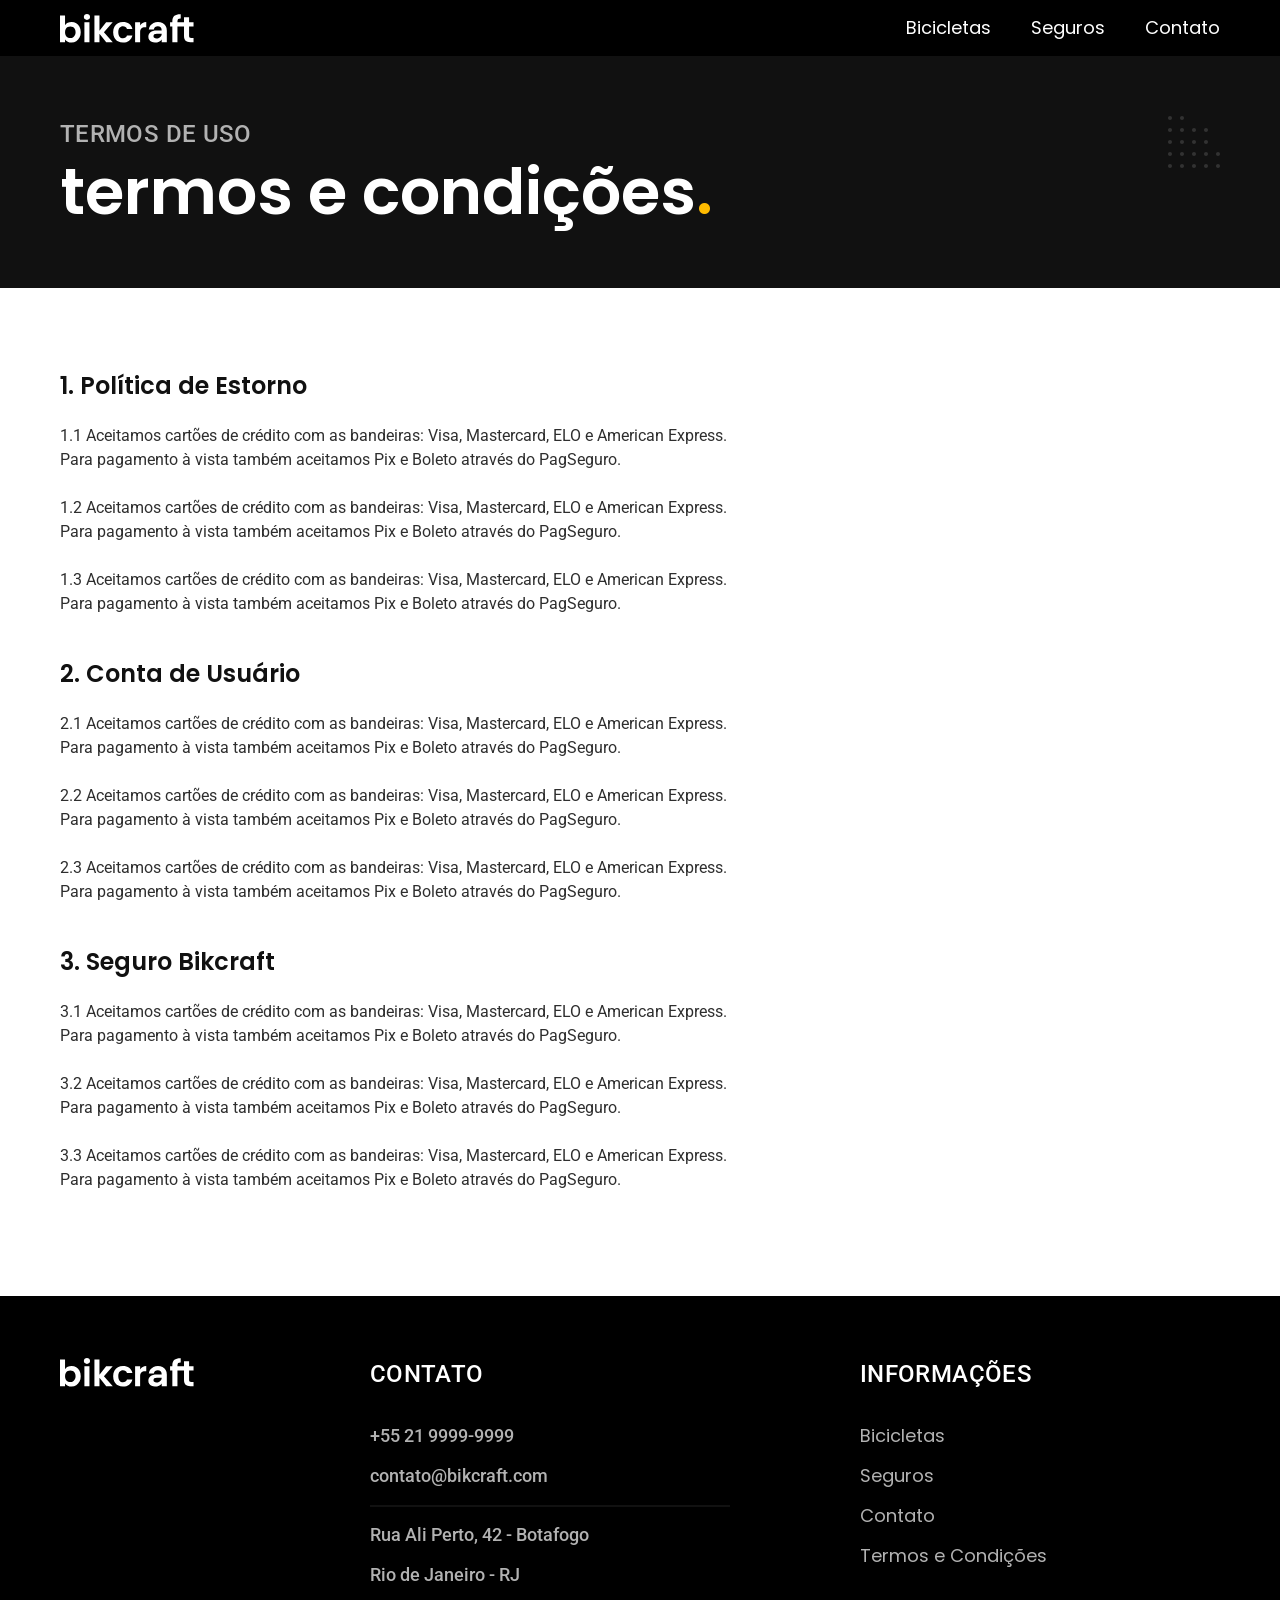
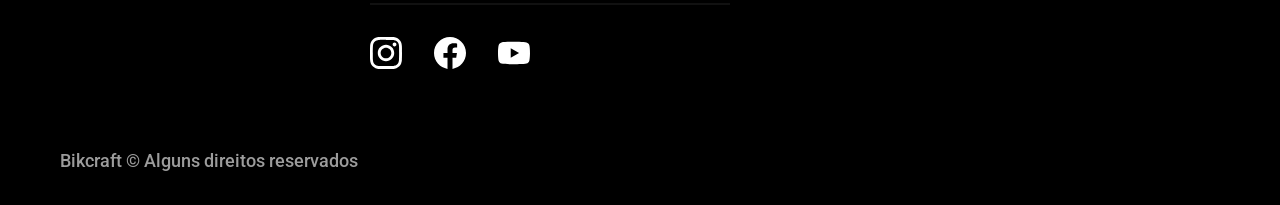
<file: termos.html>
<!DOCTYPE html>
<html lang="pt-br">

<head>
  <meta charset="UTF-8">
  <meta name="viewport" content="width=device-width, initial-scale=1.0">
  <title>Termos e Condições | Bikcraft - Bicicletas Elétricas</title>
  <meta name="description" content="Termos e Condições">

  <link rel="icon" href="./favicon.svg" type="image/svg+xml">
  <link rel="preload" href="./css/style.min.css" as="style">
  <link rel="stylesheet" href="./css/style.min.css">


  <link rel="preconnect" href="https://fonts.googleapis.com">
  <link rel="preconnect" href="https://fonts.gstatic.com" crossorigin>
  <link href="https://fonts.googleapis.com/css2?family=Merriweather:ital,opsz,wght@1,18..144,900&family=Poppins:wght@400;600&family=Roboto:ital,wght@0,100..900;1,100..900&display=swap" rel="stylesheet">

  <script>document.documentElement.classList.add('js')</script>
</head>

<body id="termos">
  <header class="header-bg">
    <div class="header container">
      <a href="/index.html">
        <img src="./img/bikcraft.svg" alt="Bikcraft">
      </a>
      <nav aria-label="primaria">
        <ul class="header-menu font-1-m cor-0">
          <li><a href="./bicicletas.html">Bicicletas</a></li>
          <li><a href="./seguros.html">Seguros</a></li>
          <li><a href="./contato.html">Contato</a></li>
        </ul>
      </nav>
    </div>
  </header>

  <main>
    <div class="titulo-bg">
      <div class="titulo container">
        <p class="font-2-l-b cor-5">termos de uso</p>
        <h1 class="font-1-xxl cor-0">termos e condições<span class="cor-p1">.</span></h1>
      </div>

    </div>
    <div class="termos font-2-s cor-10 container">
      <h2 class="font-1-l cor-11">1. Política de Estorno</h2>
      <ul>
        <li>1.1 Aceitamos cartões de crédito com as bandeiras: Visa, Mastercard, ELO e American Express. Para pagamento à vista também aceitamos Pix e Boleto através do PagSeguro.</li>
        <li>1.2 Aceitamos cartões de crédito com as bandeiras: Visa, Mastercard, ELO e American Express. Para pagamento à vista também aceitamos Pix e Boleto através do PagSeguro.</li>
        <li>1.3 Aceitamos cartões de crédito com as bandeiras: Visa, Mastercard, ELO e American Express. Para pagamento à vista também aceitamos Pix e Boleto através do PagSeguro.</li>
      </ul>

      <h2 class="font-1-l cor-11">2. Conta de Usuário</h2>
      <ul>
        <li>2.1 Aceitamos cartões de crédito com as bandeiras: Visa, Mastercard, ELO e American Express. Para pagamento à vista também aceitamos Pix e Boleto através do PagSeguro.</li>
        <li>2.2 Aceitamos cartões de crédito com as bandeiras: Visa, Mastercard, ELO e American Express. Para pagamento à vista também aceitamos Pix e Boleto através do PagSeguro.</li>
        <li>2.3 Aceitamos cartões de crédito com as bandeiras: Visa, Mastercard, ELO e American Express. Para pagamento à vista também aceitamos Pix e Boleto através do PagSeguro.</li>
      </ul>

      <h2 class="font-1-l cor-11">3. Seguro Bikcraft</h2>
      <ul>
        <li>3.1 Aceitamos cartões de crédito com as bandeiras: Visa, Mastercard, ELO e American Express. Para pagamento à vista também aceitamos Pix e Boleto através do PagSeguro.</li>
        <li>3.2 Aceitamos cartões de crédito com as bandeiras: Visa, Mastercard, ELO e American Express. Para pagamento à vista também aceitamos Pix e Boleto através do PagSeguro.</li>
        <li>3.3 Aceitamos cartões de crédito com as bandeiras: Visa, Mastercard, ELO e American Express. Para pagamento à vista também aceitamos Pix e Boleto através do PagSeguro.</li>
      </ul>
    </div>
    </div>
  </main>


  <footer class="footer-bg">
    <div class="footer container">
      <img src="./img/bikcraft.svg" alt="Bikcraft">

      <div class="footer-contato">
        <h3 class="font-2-l-b cor-0">Contato</h3>
        <ul class="contatos-lista font-2-m cor-5">
          <li><a href="tel:+552199999999">+55 21 9999-9999</a></li>
          <li><a href="mailto:contato@bikcraft.com">contato@bikcraft.com</a></li>
          <li>Rua Ali Perto, 42 - Botafogo</li>
          <li>Rio de Janeiro - RJ</li>
        </ul>

        <div class="footer-redes">
          <a href="./instagram" class="instagram">
            <img src="./img/redes/instagram.svg" alt="Instagram">
          </a>
          <a href="./facebook" class="facebook">
            <img src="./img/redes/facebook.svg" alt="Facebook">
          </a>
          <a href="./youtube" class="youtube">
            <img src="./img/redes/youtube.svg" alt="Youtube">
          </a>

        </div>
      </div>

      <div class="footer-informacoes">
        <h3 class="font-2-l-b cor-0">Informações</h3>
        <nav>
          <ul class="font-1-m cor-5">
            <li><a href="./bicicletas.html"> Bicicletas</a></li>
            <li><a href="./seguros.html"> Seguros</a></li>
            <li><a href="./contato.html"> Contato</a></li>
            <li><a href="./termos.html"> Termos e Condições</a></li>
          </ul>
        </nav>
      </div>
      <p class="footer-copy font-2-m cor-6">Bikcraft © Alguns direitos reservados</p>
    </div>

  </footer>


  <script src="./js/script.js"></script>
</body>

</html>
</file>
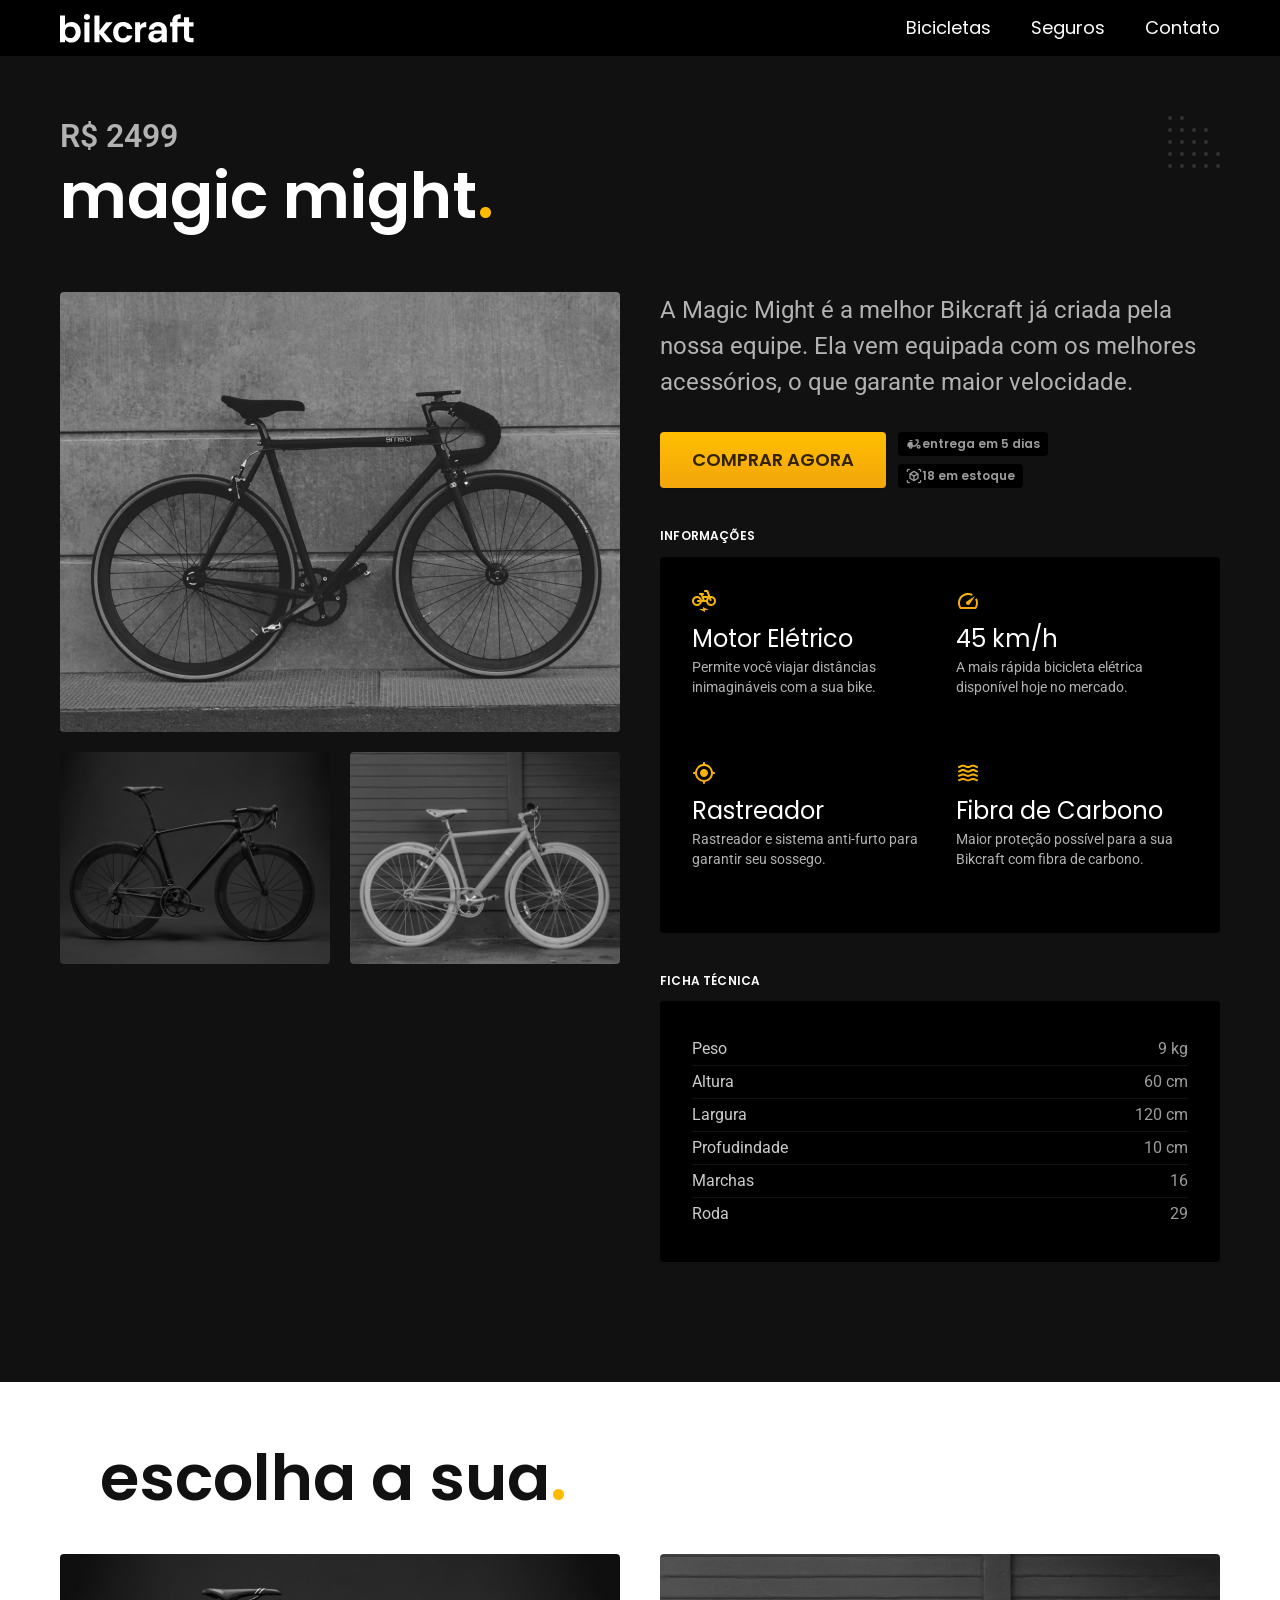
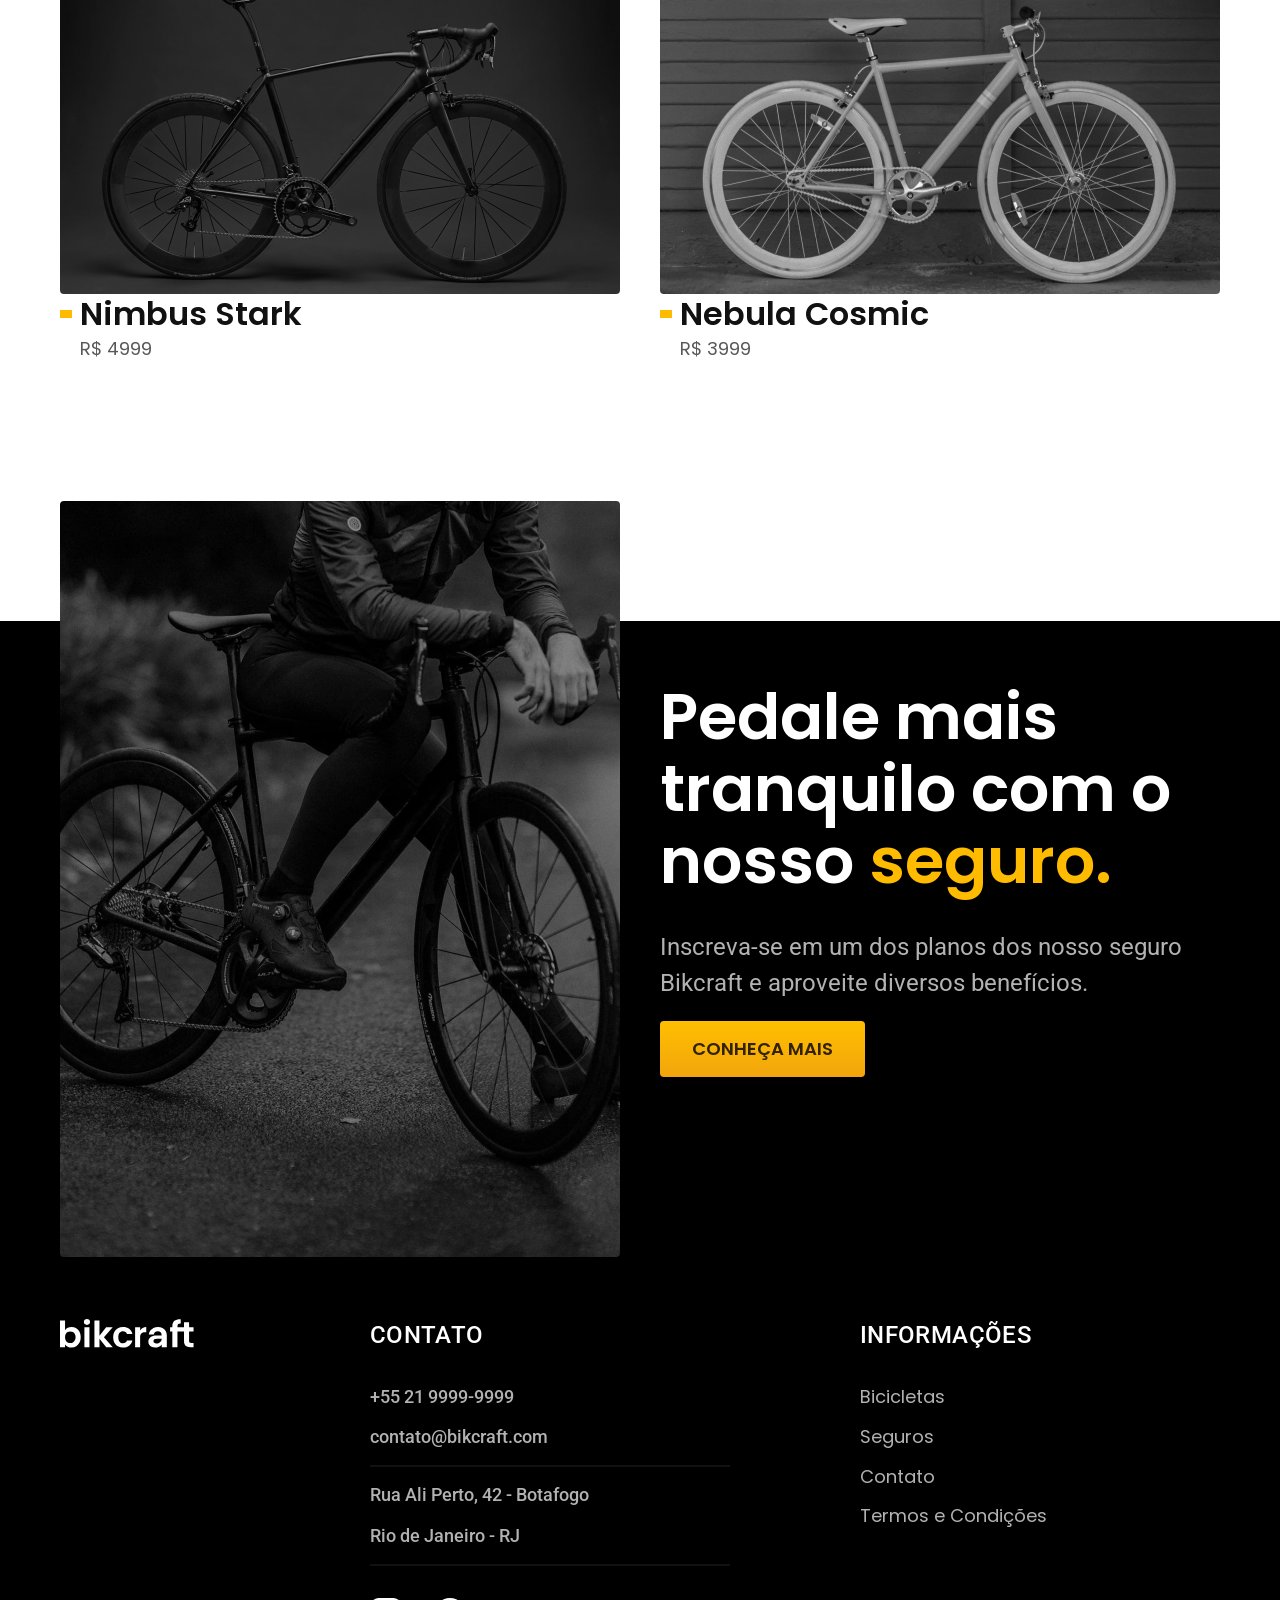
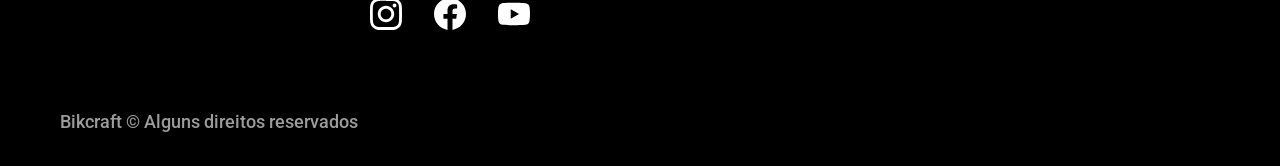
<file: bicicletas/magic.html>
<!DOCTYPE html>
<html lang="pt-br">

<head>
  <meta charset="UTF-8">
  <meta name="viewport" content="width=device-width, initial-scale=1.0">
  <title>Magic Might | Bikcraft - Bicicletas Elétricas</title>
  <meta name="description" content="Magic Might">

  <link rel="icon" href="../favicon.svg" type="image/svg+xml">
  <link rel="stylesheet" href="../css/style.min.css">

  <link rel="preconnect" href="https://fonts.googleapis.com">
  <link rel="preconnect" href="https://fonts.gstatic.com" crossorigin>
  <link href="https://fonts.googleapis.com/css2?family=Merriweather:ital,opsz,wght@1,18..144,900&family=Poppins:wght@400;600&family=Roboto:ital,wght@0,100..900;1,100..900&display=swap" rel="stylesheet">

  <script>document.documentElement.classList.add('js')</script>
</head>

<body id="bicicleta">
  <header class="header-bg">
    <div class="header container">
      <a href="/index.html">
        <img src="../img/bikcraft.svg" alt="Bikcraft">
      </a>
      <nav aria-label="primaria">
        <ul class="header-menu font-1-m cor-0">
          <li><a href="../bicicletas.html">Bicicletas</a></li>
          <li><a href="../seguros.html">Seguros</a></li>
          <li><a href="../contato.html">Contato</a></li>
        </ul>
      </nav>
    </div>
  </header>

  <main>
    <div class="titulo-bg">
      <div class="titulo container">
        <p class="font-2-xl cor-5">R$ 2499</p>
        <h1 class="font-1-xxl cor-0">magic might<span class="cor-p1">.</span></h1>
      </div>

      <div class="bicicleta container">
        <div class="bicicleta-imagens">
          <img src="../img/bicicleta/nimbus2.jpg" alt="Nimbus 2">
          <img src="../img/bicicleta/nimbus1.jpg" alt="Nimbus 1">
          <img src="../img/bicicleta/nimbus3.jpg" alt="Nimbus 3">
        </div>

        <div class="bicicleta-conteudo">
          <p class="font-2-l cor-5">A Magic Might é a melhor Bikcraft já criada pela nossa equipe. Ela vem equipada com os melhores acessórios, o que garante maior velocidade.</p>

          <div class="bicicleta-comprar">
            <a href="../orcamento.html?tipo=bikcraft&produto=magic" class="botao">Comprar Agora</a>
            <span class="font-1-xs cor-6"> <img src="../img/icones/entrega.svg" alt="">entrega em 5 dias</span>
            <span class="font-1-xs cor-6"> <img src="../img/icones/estoque.svg" alt="">18 em estoque</span>
          </div>

          <h2 class="font-1-xs cor-0">Informações</h2>
          <ul class="bicicleta-informacoes">
            <li>
              <img src="../img/icones/eletrica.svg" alt="">
              <h3 class="font-1-l cor-0">Motor Elétrico</h3>
              <p class="font-2-xs cor-5">Permite você viajar distâncias inimagináveis com a sua bike.</p>
            </li>
            <li>
              <img src="../img/icones/velocidade.svg" alt="">
              <h3 class="font-1-l cor-0">45 km/h</h3>
              <p class="font-2-xs cor-5">A mais rápida bicicleta elétrica disponível hoje no mercado.</p>
            </li>
            <li>
              <img src="../img/icones/rastreador.svg" alt="">
              <h3 class="font-1-l cor-0">Rastreador</h3>
              <p class="font-2-xs cor-5">Rastreador e sistema anti-furto para garantir seu sossego.</p>
            </li>
            <li>
              <img src="../img/icones/carbono.svg" alt="">
              <h3 class="font-1-l cor-0">Fibra de Carbono</h3>
              <p class="font-2-xs cor-5">Maior proteção possível para a sua Bikcraft com fibra de carbono.</p>
            </li>
          </ul>

          <h2 class="font-1-xs cor-0">Ficha Técnica</h2>
          <ul class="bicicleta-ficha font-2-s cor-4">
            <li>Peso <span>9 kg</span></li>
            <li>Altura <span>60 cm</span></li>
            <li>Largura <span>120 cm</span></li>
            <li>Profudindade <span>10 cm</span></li>
            <li>Marchas <span>16</span></li>
            <li>Roda <span>29</span></li>
          </ul>
        </div>
      </div>
    </div>

    <article class="bicicletas-lista container">
      <h2 class="font-1-xxl cor-11">escolha a sua<span class="cor-p1">.</span></h2>
      <ul>
        <li>
          <a href="./nimbus.html">
            <img src="../img/bicicletas/nimbus.jpg" alt="Bicicleta Nimbus Stark">
            <h3 class="font-1-xl">Nimbus Stark</h3>
            <span class="font-1-m cor-8">R$ 4999</span>
          </a>
        </li>
        <li>
          <a href="./nebula.html">
            <img src="../img/bicicletas/nebula.jpg" alt="Bicicleta Nebula Cosmic">
            <h3 class="font-1-xl">Nebula Cosmic</h3>
            <span class="font-1-m cor-8">R$ 3999</span>
          </a>
        </li>
      </ul>
    </article>


    <article class="seguro-bg">
      <div class="seguro container">
        <div class="seguro-imagem">
          <img src="../img/fotos/seguros.jpg" alt="Pessoa parada em cima da bicicleta">
        </div>

        <div class="seguro-conteudo">
          <h2 class="font-1-xxl cor-0">Pedale mais tranquilo com o nosso <span class="cor-p1">seguro.</span></h2>
          <p class="font-2-l cor-5">Inscreva-se em um dos planos dos nosso seguro Bikcraft e aproveite diversos benefícios.</p>
          <a href="../seguros.html" class="botao">Conheça Mais</a>
        </div>

      </div>

    </article>


  </main>


  <footer class="footer-bg">
    <div class="footer container">
      <img src="../img/bikcraft.svg" alt="Bikcraft">

      <div class="footer-contato">
        <h3 class="font-2-l-b cor-0">Contato</h3>
        <ul class="contatos-lista font-2-m cor-5">
          <li><a href="tel:+552199999999">+55 21 9999-9999</a></li>
          <li><a href="mailto:contato@bikcraft.com">contato@bikcraft.com</a></li>
          <li>Rua Ali Perto, 42 - Botafogo</li>
          <li>Rio de Janeiro - RJ</li>
        </ul>

        <div class="footer-redes">
          <a href="../instagram" class="instagram">
            <img src="../img/redes/instagram.svg" alt="Instagram">
          </a>
          <a href="../facebook" class="facebook">
            <img src="../img/redes/facebook.svg" alt="Facebook">
          </a>
          <a href="../youtube" class="youtube">
            <img src="../img/redes/youtube.svg" alt="Youtube">
          </a>

        </div>
      </div>

      <div class="footer-informacoes">
        <h3 class="font-2-l-b cor-0">Informações</h3>
        <nav>
          <ul class="font-1-m cor-5">
            <li><a href="../bicicletas.html"> Bicicletas</a></li>
            <li><a href="../seguros.html"> Seguros</a></li>
            <li><a href="../contato.html"> Contato</a></li>
            <li><a href="../termos.html"> Termos e Condições</a></li>
          </ul>
        </nav>
      </div>
      <p class="footer-copy font-2-m cor-6">Bikcraft © Alguns direitos reservados</p>
    </div>

  </footer>


  <script src="../js/script.js"></script>
</body>

</html>
</file>
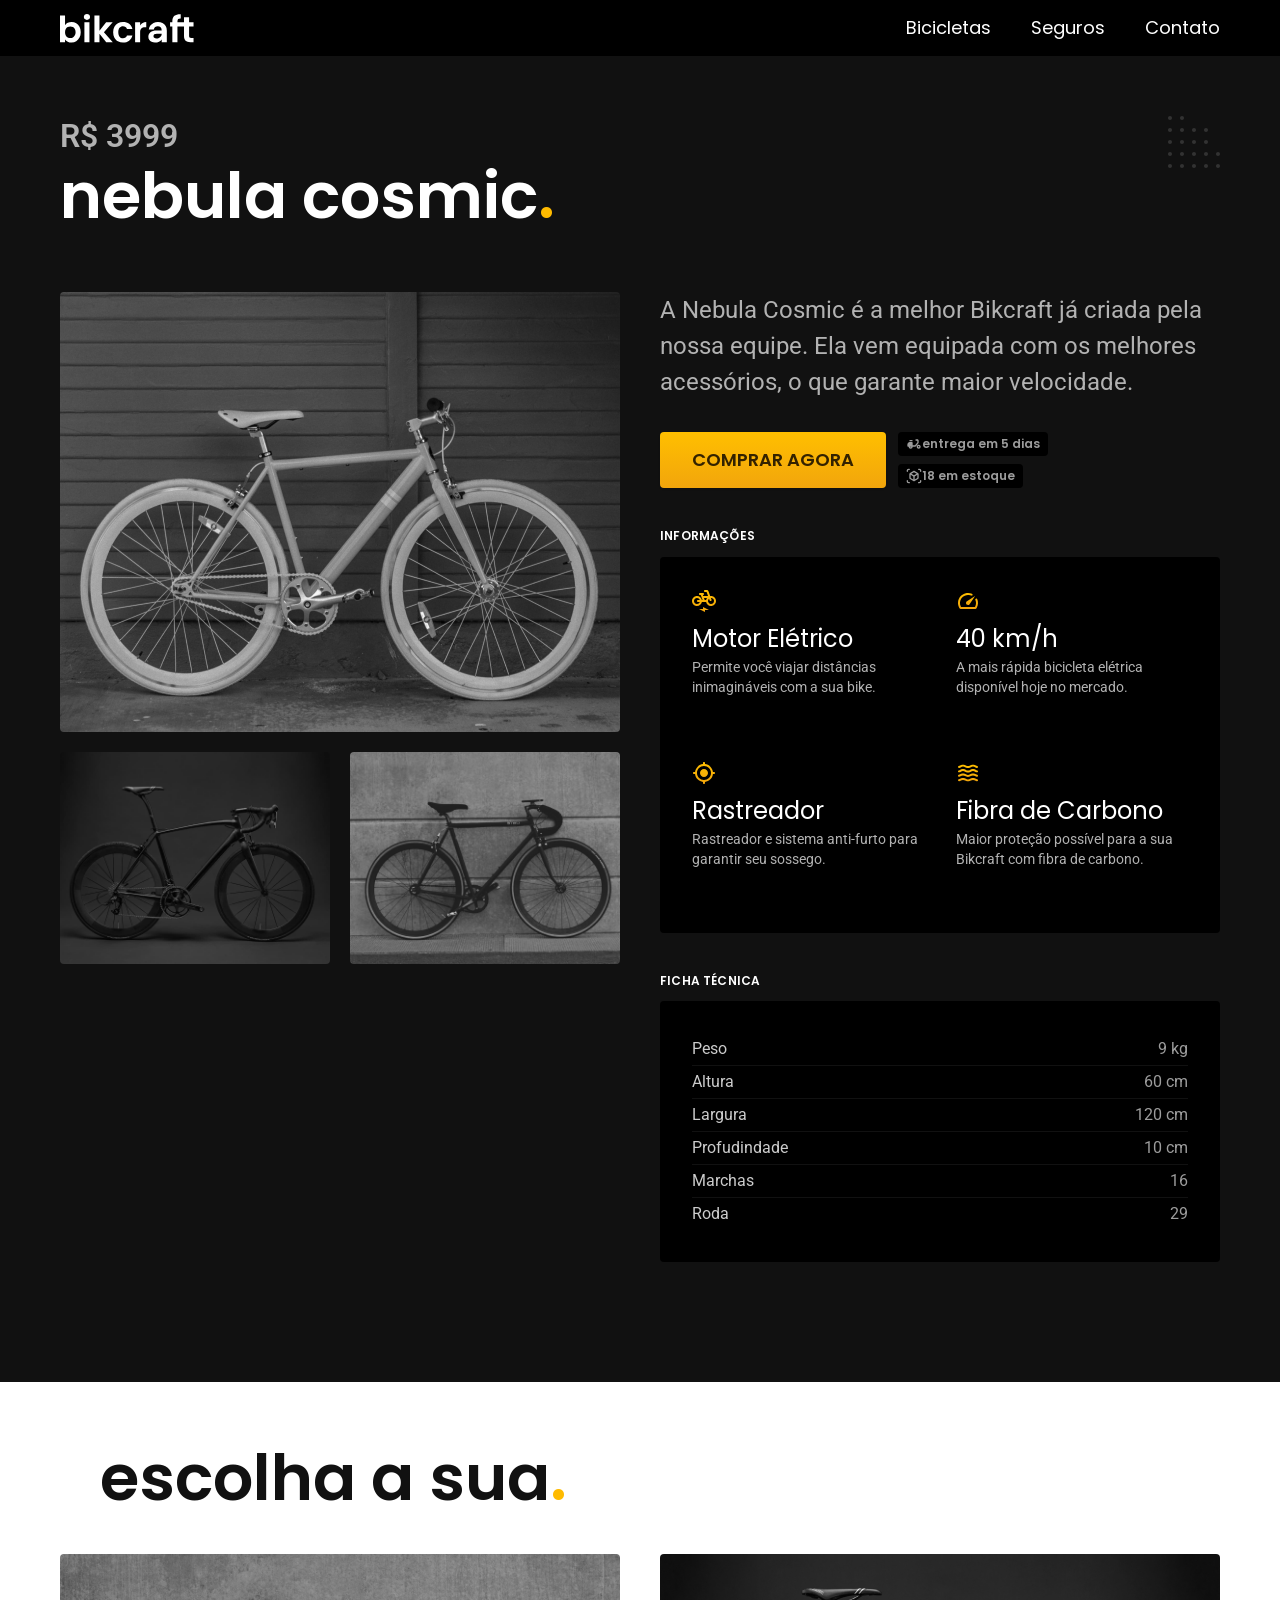
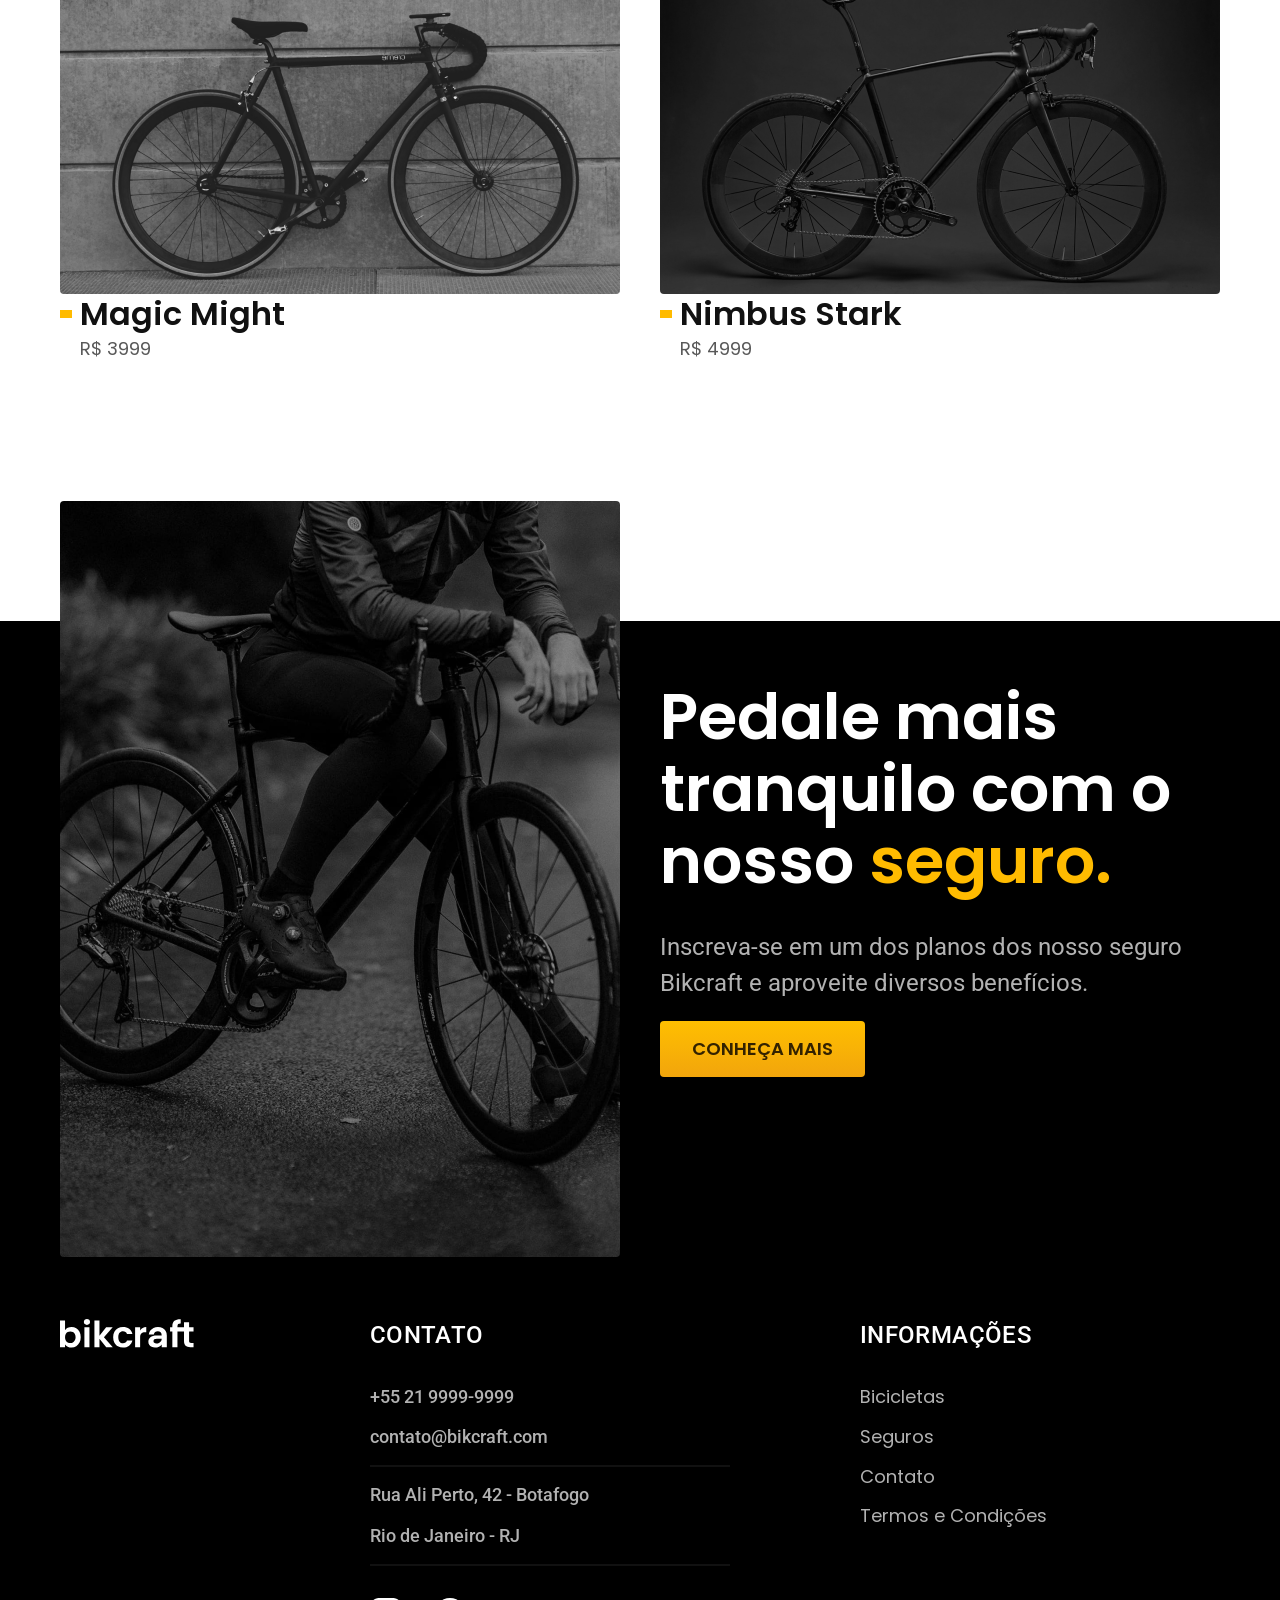
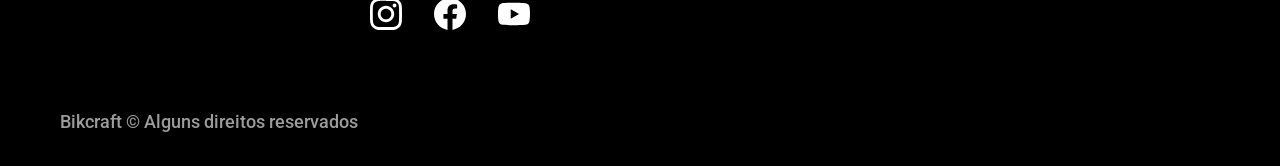
<file: bicicletas/nebula.html>
<!DOCTYPE html>
<html lang="pt-br">

<head>
  <meta charset="UTF-8">
  <meta name="viewport" content="width=device-width, initial-scale=1.0">
  <title>Nebula Cosmic | Bikcraft - Bicicletas Elétricas</title>
  <meta name="description" content="Nebula">

  <link rel="icon" href="../favicon.svg" type="image/svg+xml">
  <link rel="stylesheet" href="../css/style.min.css">

  <link rel="preconnect" href="https://fonts.googleapis.com">
  <link rel="preconnect" href="https://fonts.gstatic.com" crossorigin>
  <link href="https://fonts.googleapis.com/css2?family=Merriweather:ital,opsz,wght@1,18..144,900&family=Poppins:wght@400;600&family=Roboto:ital,wght@0,100..900;1,100..900&display=swap" rel="stylesheet">

  <script>document.documentElement.classList.add('js')</script>
</head>

<body id="bicicleta">
  <header class="header-bg">
    <div class="header container">
      <a href="/index.html">
        <img src="../img/bikcraft.svg" alt="Bikcraft">
      </a>
      <nav aria-label="primaria">
        <ul class="header-menu font-1-m cor-0">
          <li><a href="../bicicletas.html">Bicicletas</a></li>
          <li><a href="../seguros.html">Seguros</a></li>
          <li><a href="../contato.html">Contato</a></li>
        </ul>
      </nav>
    </div>
  </header>

  <main>
    <div class="titulo-bg">
      <div class="titulo container">
        <p class="font-2-xl cor-5">R$ 3999</p>
        <h1 class="font-1-xxl cor-0">nebula cosmic<span class="cor-p1">.</span></h1>
      </div>

      <div class="bicicleta container">
        <div class="bicicleta-imagens">
          <img src="../img/bicicleta/nimbus3.jpg" alt="Nimbus 3">
          <img src="../img/bicicleta/nimbus1.jpg" alt="Nimbus 1">
          <img src="../img/bicicleta/nimbus2.jpg" alt="Nimbus 2">
        </div>

        <div class="bicicleta-conteudo">
          <p class="font-2-l cor-5">A Nebula Cosmic é a melhor Bikcraft já criada pela nossa equipe. Ela vem equipada com os melhores acessórios, o que garante maior velocidade.</p>

          <div class="bicicleta-comprar">
            <a href="../orcamento.html?tipo=bikcraft&produto=nebula" class="botao">Comprar Agora</a>
            <span class="font-1-xs cor-6"> <img src="../img/icones/entrega.svg" alt="">entrega em 5 dias</span>
            <span class="font-1-xs cor-6"> <img src="../img/icones/estoque.svg" alt="">18 em estoque</span>
          </div>

          <h2 class="font-1-xs cor-0">Informações</h2>
          <ul class="bicicleta-informacoes">
            <li>
              <img src="../img/icones/eletrica.svg" alt="">
              <h3 class="font-1-l cor-0">Motor Elétrico</h3>
              <p class="font-2-xs cor-5">Permite você viajar distâncias inimagináveis com a sua bike.</p>
            </li>
            <li>
              <img src="../img/icones/velocidade.svg" alt="">
              <h3 class="font-1-l cor-0">40 km/h</h3>
              <p class="font-2-xs cor-5">A mais rápida bicicleta elétrica disponível hoje no mercado.</p>
            </li>
            <li>
              <img src="../img/icones/rastreador.svg" alt="">
              <h3 class="font-1-l cor-0">Rastreador</h3>
              <p class="font-2-xs cor-5">Rastreador e sistema anti-furto para garantir seu sossego.</p>
            </li>
            <li>
              <img src="../img/icones/carbono.svg" alt="">
              <h3 class="font-1-l cor-0">Fibra de Carbono</h3>
              <p class="font-2-xs cor-5">Maior proteção possível para a sua Bikcraft com fibra de carbono.</p>
            </li>
          </ul>

          <h2 class="font-1-xs cor-0">Ficha Técnica</h2>
          <ul class="bicicleta-ficha font-2-s cor-4">
            <li>Peso <span>9 kg</span></li>
            <li>Altura <span>60 cm</span></li>
            <li>Largura <span>120 cm</span></li>
            <li>Profudindade <span>10 cm</span></li>
            <li>Marchas <span>16</span></li>
            <li>Roda <span>29</span></li>
          </ul>
        </div>
      </div>
    </div>

    <article class="bicicletas-lista container">
      <h2 class="font-1-xxl cor-11">escolha a sua<span class="cor-p1">.</span></h2>
      <ul>
        <li>
          <a href="./magic.html">
            <img src="../img/bicicletas/magic.jpg" alt="Bicicleta Magic Might">
            <h3 class="font-1-xl">Magic Might</h3>
            <span class="font-1-m cor-8">R$ 3999</span>
          </a>
        </li>
        <li>
          <a href="./nimbus.html">
            <img src="../img/bicicletas/nimbus.jpg" alt="Bicicleta Nimbus">
            <h3 class="font-1-xl">Nimbus Stark</h3>
            <span class="font-1-m cor-8">R$ 4999</span>
          </a>
        </li>
      </ul>
    </article>


    <article class="seguro-bg">
      <div class="seguro container">
        <div class="seguro-imagem">
          <img src="../img/fotos/seguros.jpg" alt="Pessoa parada em cima da bicicleta">
        </div>

        <div class="seguro-conteudo">
          <h2 class="font-1-xxl cor-0">Pedale mais tranquilo com o nosso <span class="cor-p1">seguro.</span></h2>
          <p class="font-2-l cor-5">Inscreva-se em um dos planos dos nosso seguro Bikcraft e aproveite diversos benefícios.</p>
          <a href="../seguros.html" class="botao">Conheça Mais</a>
        </div>

      </div>

    </article>


  </main>


  <footer class="footer-bg">
    <div class="footer container">
      <img src="../img/bikcraft.svg" alt="Bikcraft">

      <div class="footer-contato">
        <h3 class="font-2-l-b cor-0">Contato</h3>
        <ul class="contatos-lista font-2-m cor-5">
          <li><a href="tel:+552199999999">+55 21 9999-9999</a></li>
          <li><a href="mailto:contato@bikcraft.com">contato@bikcraft.com</a></li>
          <li>Rua Ali Perto, 42 - Botafogo</li>
          <li>Rio de Janeiro - RJ</li>
        </ul>

        <div class="footer-redes">
          <a href="../instagram" class="instagram">
            <img src="../img/redes/instagram.svg" alt="Instagram">
          </a>
          <a href="../facebook" class="facebook">
            <img src="../img/redes/facebook.svg" alt="Facebook">
          </a>
          <a href="../youtube" class="youtube">
            <img src="../img/redes/youtube.svg" alt="Youtube">
          </a>

        </div>
      </div>

      <div class="footer-informacoes">
        <h3 class="font-2-l-b cor-0">Informações</h3>
        <nav>
          <ul class="font-1-m cor-5">
            <li><a href="../bicicletas.html"> Bicicletas</a></li>
            <li><a href="../seguros.html"> Seguros</a></li>
            <li><a href="../contato.html"> Contato</a></li>
            <li><a href="../termos.html"> Termos e Condições</a></li>
          </ul>
        </nav>
      </div>
      <p class="footer-copy font-2-m cor-6">Bikcraft © Alguns direitos reservados</p>
    </div>

  </footer>


  <script src="../js/script.js"></script>
</body>

</html>
</file>
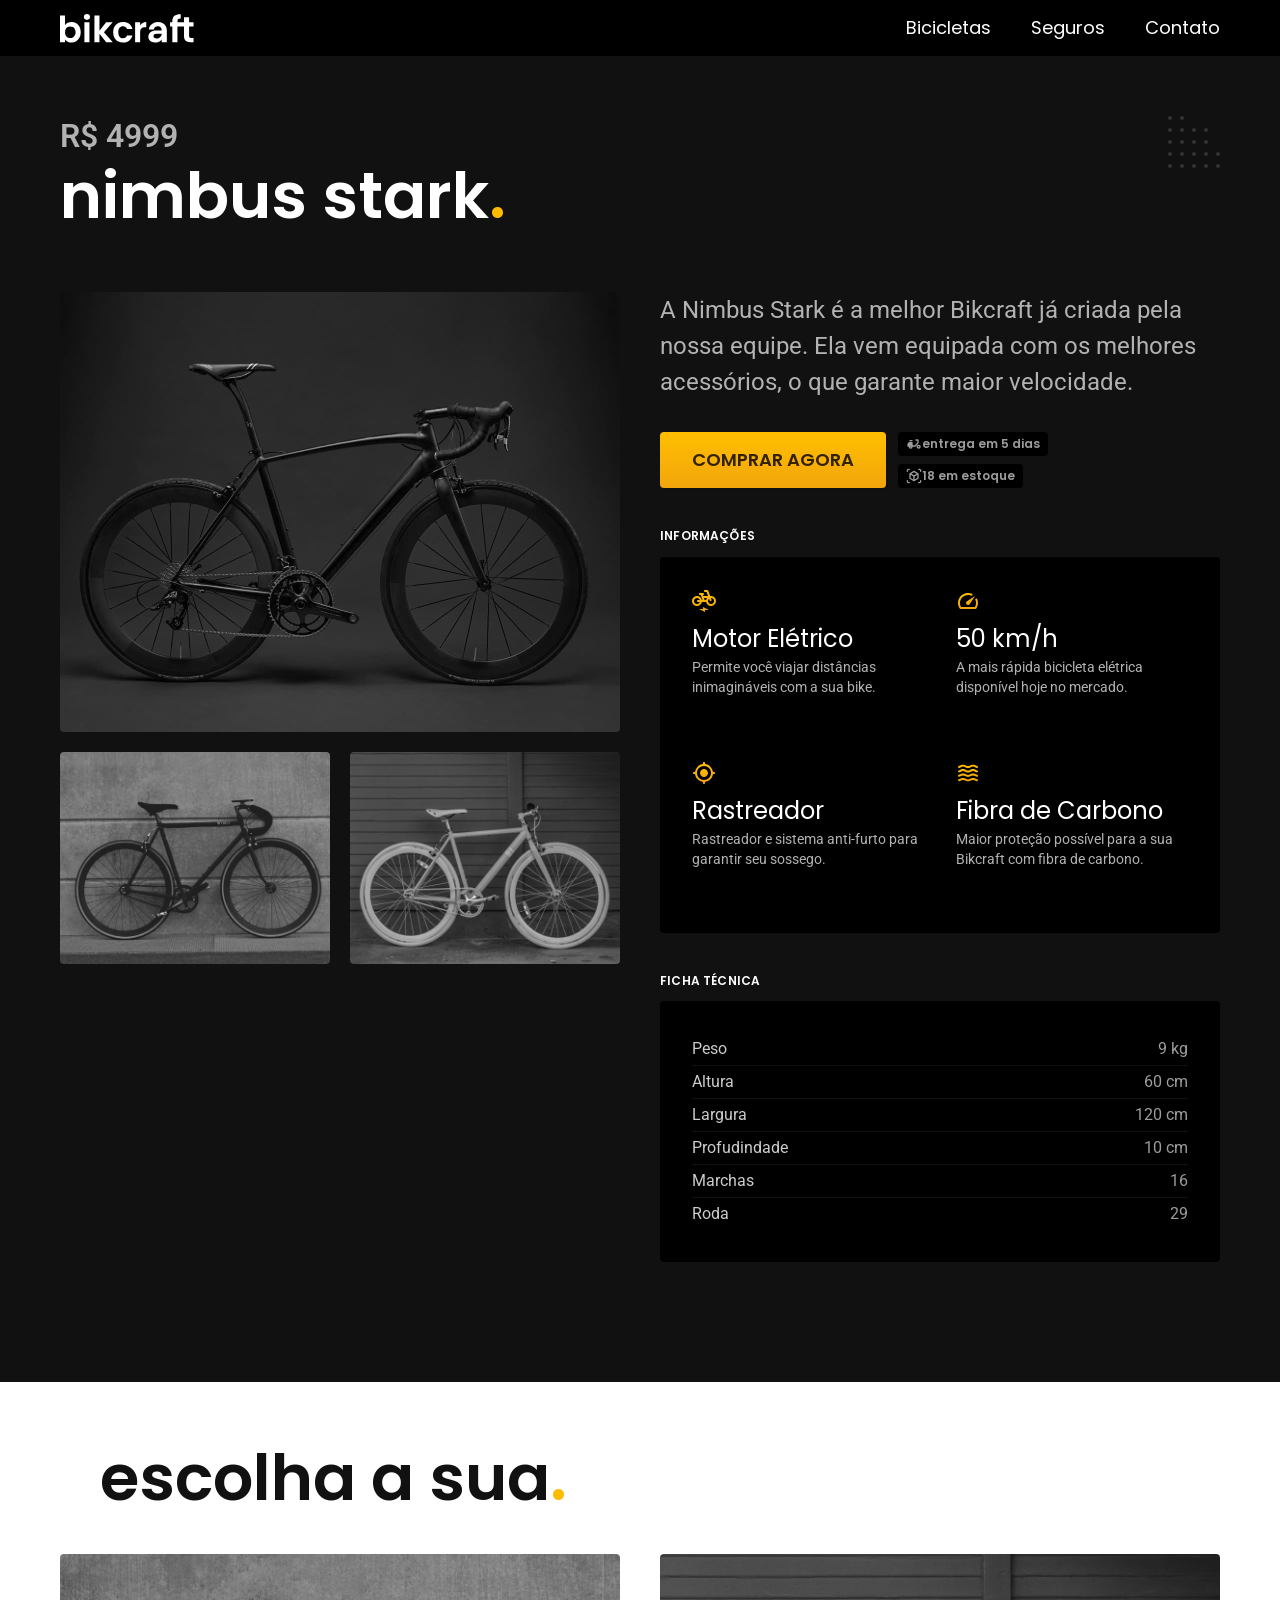
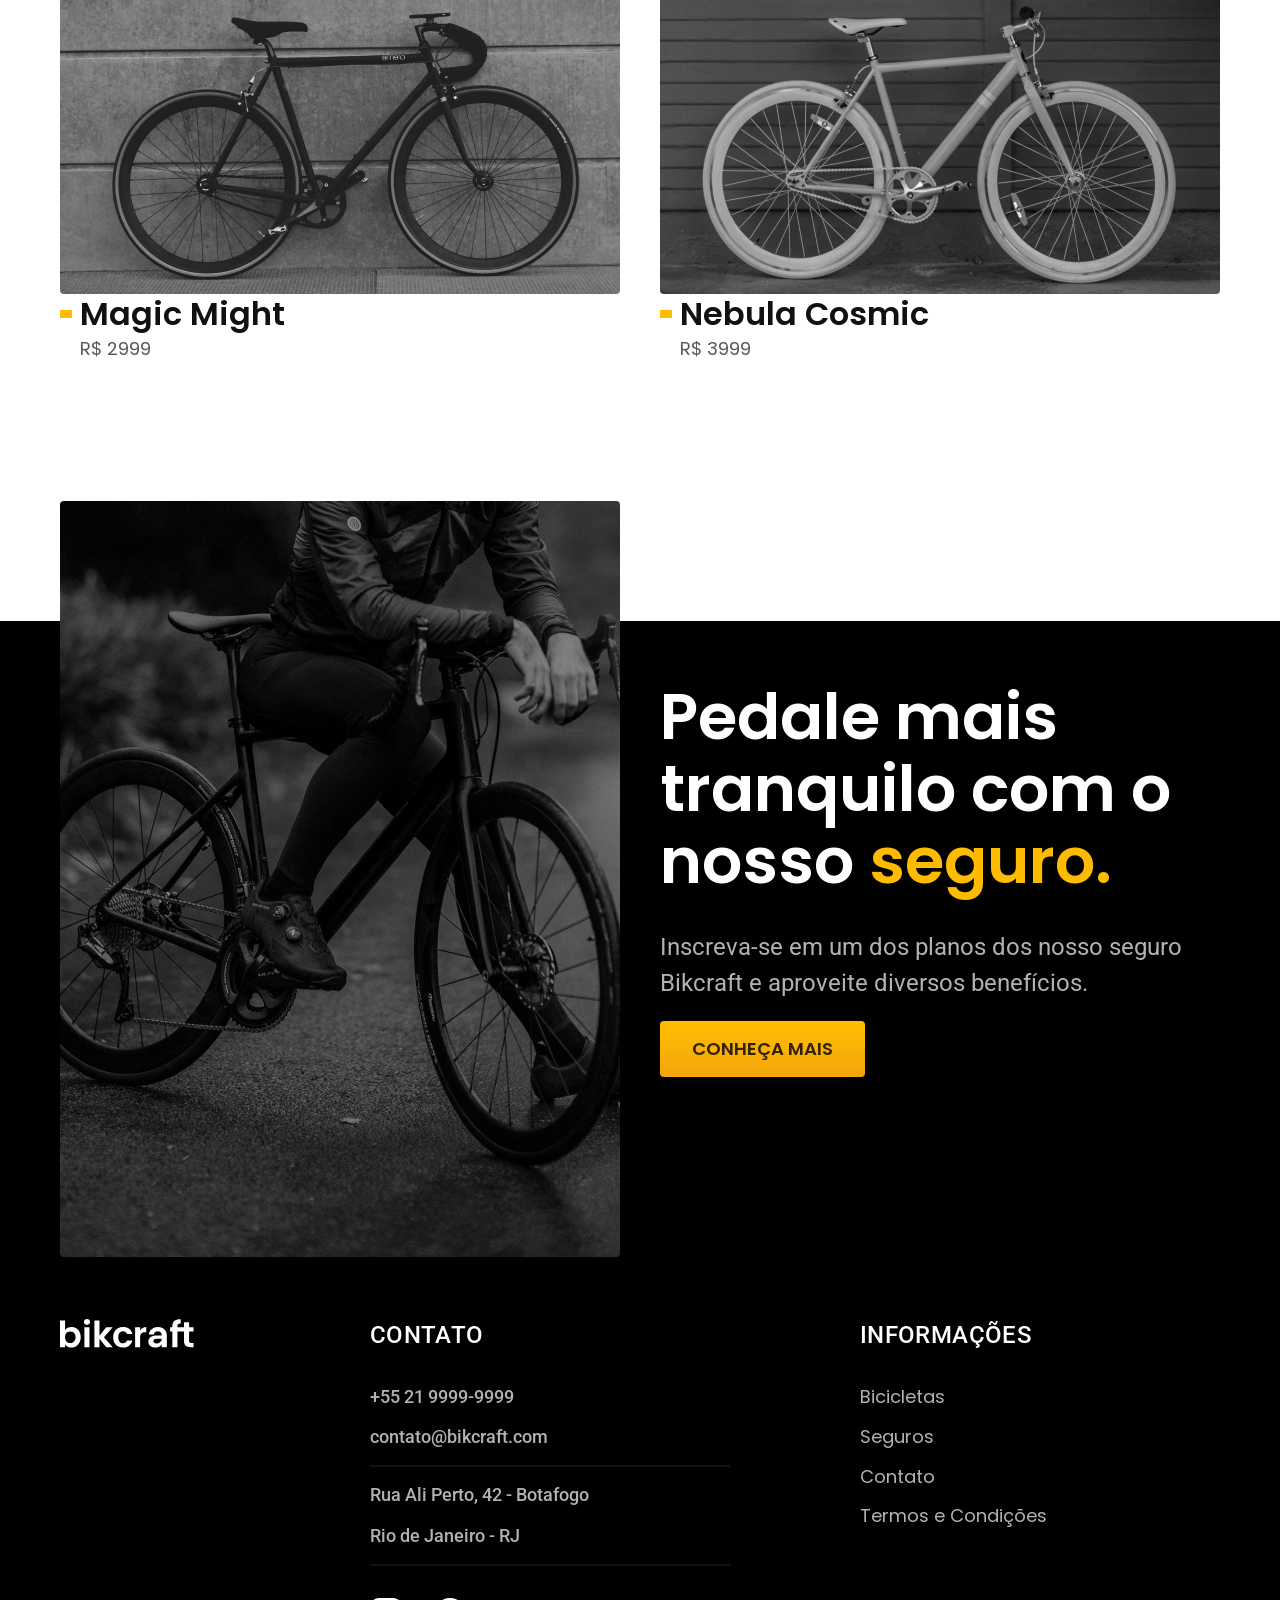
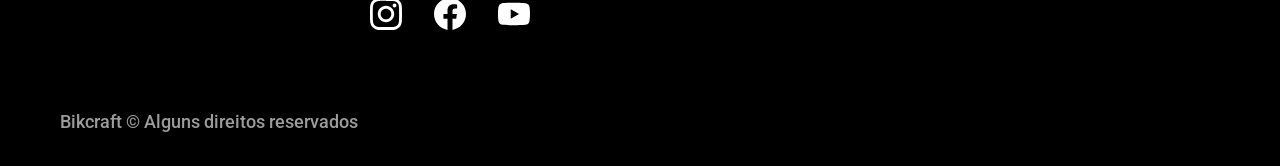
<file: bicicletas/nimbus.html>
<!DOCTYPE html>
<html lang="pt-br">

<head>
  <meta charset="UTF-8">
  <meta name="viewport" content="width=device-width, initial-scale=1.0">
  <title>Nimbus Stark | Bikcraft - Bicicletas Elétricas</title>
  <meta name="description" content="Nimbus Stark">

  <link rel="icon" href="../favicon.svg" type="image/svg+xml">
  <link rel="stylesheet" href="../css/style.min.css">

  <link rel="preconnect" href="https://fonts.googleapis.com">
  <link rel="preconnect" href="https://fonts.gstatic.com" crossorigin>
  <link href="https://fonts.googleapis.com/css2?family=Merriweather:ital,opsz,wght@1,18..144,900&family=Poppins:wght@400;600&family=Roboto:ital,wght@0,100..900;1,100..900&display=swap" rel="stylesheet">

  <script>document.documentElement.classList.add('js')</script>
</head>

<body id="bicicleta">
  <header class="header-bg">
    <div class="header container">
      <a href="/index.html">
        <img src="../img/bikcraft.svg" alt="Bikcraft">
      </a>
      <nav aria-label="primaria">
        <ul class="header-menu font-1-m cor-0">
          <li><a href="../bicicletas.html">Bicicletas</a></li>
          <li><a href="../seguros.html">Seguros</a></li>
          <li><a href="../contato.html">Contato</a></li>
        </ul>
      </nav>
    </div>
  </header>

  <main>
    <div class="titulo-bg">
      <div class="titulo container">
        <p class="font-2-xl cor-5">R$ 4999</p>
        <h1 class="font-1-xxl cor-0">nimbus stark<span class="cor-p1">.</span></h1>
      </div>

      <div class="bicicleta container">
        <div class="bicicleta-imagens">
          <img src="../img/bicicleta/nimbus1.jpg" alt="Nimbus 1">
          <img src="../img/bicicleta/nimbus2.jpg" alt="Nimbus 2">
          <img src="../img/bicicleta/nimbus3.jpg" alt="Nimbus 3">
        </div>

        <div class="bicicleta-conteudo">
          <p class="font-2-l cor-5">A Nimbus Stark é a melhor Bikcraft já criada pela nossa equipe. Ela vem equipada com os melhores acessórios, o que garante maior velocidade.</p>

          <div class="bicicleta-comprar">
            <a href="../orcamento.html?tipo=bikcraft&produto=nimbus" class="botao">Comprar Agora</a>
            <span class="font-1-xs cor-6"> <img src="../img/icones/entrega.svg" alt="">entrega em 5 dias</span>
            <span class="font-1-xs cor-6"> <img src="../img/icones/estoque.svg" alt="">18 em estoque</span>
          </div>

          <h2 class="font-1-xs cor-0">Informações</h2>
          <ul class="bicicleta-informacoes">
            <li>
              <img src="../img/icones/eletrica.svg" alt="">
              <h3 class="font-1-l cor-0">Motor Elétrico</h3>
              <p class="font-2-xs cor-5">Permite você viajar distâncias inimagináveis com a sua bike.</p>
            </li>
            <li>
              <img src="../img/icones/velocidade.svg" alt="">
              <h3 class="font-1-l cor-0">50 km/h</h3>
              <p class="font-2-xs cor-5">A mais rápida bicicleta elétrica disponível hoje no mercado.</p>
            </li>
            <li>
              <img src="../img/icones/rastreador.svg" alt="">
              <h3 class="font-1-l cor-0">Rastreador</h3>
              <p class="font-2-xs cor-5">Rastreador e sistema anti-furto para garantir seu sossego.</p>
            </li>
            <li>
              <img src="../img/icones/carbono.svg" alt="">
              <h3 class="font-1-l cor-0">Fibra de Carbono</h3>
              <p class="font-2-xs cor-5">Maior proteção possível para a sua Bikcraft com fibra de carbono.</p>
            </li>
          </ul>

          <h2 class="font-1-xs cor-0">Ficha Técnica</h2>
          <ul class="bicicleta-ficha font-2-s cor-4">
            <li>Peso <span>9 kg</span></li>
            <li>Altura <span>60 cm</span></li>
            <li>Largura <span>120 cm</span></li>
            <li>Profudindade <span>10 cm</span></li>
            <li>Marchas <span>16</span></li>
            <li>Roda <span>29</span></li>
          </ul>
        </div>
      </div>
    </div>

    <article class="bicicletas-lista container">
      <h2 class="font-1-xxl cor-11">escolha a sua<span class="cor-p1">.</span></h2>
      <ul>
        <li>
          <a href="./magic.html">
            <img src="../img/bicicletas/magic.jpg" alt="Bicicleta Magic Might">
            <h3 class="font-1-xl">Magic Might</h3>
            <span class="font-1-m cor-8">R$ 2999</span>
          </a>
        </li>
        <li>
          <a href="./nebula.html">
            <img src="../img/bicicletas/nebula.jpg" alt="Bicicleta Nebula Cosmic">
            <h3 class="font-1-xl">Nebula Cosmic</h3>
            <span class="font-1-m cor-8">R$ 3999</span>
          </a>
        </li>
      </ul>
    </article>


    <article class="seguro-bg">
      <div class="seguro container">
        <div class="seguro-imagem">
          <img src="../img/fotos/seguros.jpg" alt="Pessoa parada em cima da bicicleta">
        </div>

        <div class="seguro-conteudo">
          <h2 class="font-1-xxl cor-0">Pedale mais tranquilo com o nosso <span class="cor-p1">seguro.</span></h2>
          <p class="font-2-l cor-5">Inscreva-se em um dos planos dos nosso seguro Bikcraft e aproveite diversos benefícios.</p>
          <a href="../seguros.html" class="botao">Conheça Mais</a>
        </div>

      </div>

    </article>


  </main>


  <footer class="footer-bg">
    <div class="footer container">
      <img src="../img/bikcraft.svg" alt="Bikcraft">

      <div class="footer-contato">
        <h3 class="font-2-l-b cor-0">Contato</h3>
        <ul class="contatos-lista font-2-m cor-5">
          <li><a href="tel:+552199999999">+55 21 9999-9999</a></li>
          <li><a href="mailto:contato@bikcraft.com">contato@bikcraft.com</a></li>
          <li>Rua Ali Perto, 42 - Botafogo</li>
          <li>Rio de Janeiro - RJ</li>
        </ul>

        <div class="footer-redes">
          <a href="../instagram" class="instagram">
            <img src="../img/redes/instagram.svg" alt="Instagram">
          </a>
          <a href="../facebook" class="facebook">
            <img src="../img/redes/facebook.svg" alt="Facebook">
          </a>
          <a href="../youtube" class="youtube">
            <img src="../img/redes/youtube.svg" alt="Youtube">
          </a>

        </div>
      </div>

      <div class="footer-informacoes">
        <h3 class="font-2-l-b cor-0">Informações</h3>
        <nav>
          <ul class="font-1-m cor-5">
            <li><a href="../bicicletas.html"> Bicicletas</a></li>
            <li><a href="../seguros.html"> Seguros</a></li>
            <li><a href="../contato.html"> Contato</a></li>
            <li><a href="../termos.html"> Termos e Condições</a></li>
          </ul>
        </nav>
      </div>
      <p class="footer-copy font-2-m cor-6">Bikcraft © Alguns direitos reservados</p>
    </div>

  </footer>


  <script src="../js/script.js"></script>
</body>

</html>
</file>
<file: css/style.min.css>
body{margin:0;font-family:Arial,Helvetica,sans-serif;color:var(--cor-11)}a,blockquote,dd,h1,h2,h3,h4,p,ul{margin:0}ul{margin:0;padding:0;list-style:none}a{text-decoration:none;color:inherit}button{border:none}img{max-width:100%;height:auto;display:block}img[src$=".jpg"]{border-radius:4px}.header-bg{background-color:var(--cor-12)}.header{display:flex;flex-wrap:wrap;gap:20px;justify-content:space-between;align-items:center;padding:20px 0}.header-menu{display:flex;flex-wrap:wrap;gap:40px}.header-menu a{padding:16px 0;display:inline-block;position:relative}.header-menu a:after{content:"";display:block;height:2px;width:0;background-color:var(--cor-0);margin-top:4px;transition:.3s;position:absolute}.header-menu a.ativo::after,.header-menu a:hover::after{width:100%}@media (max-width:800px){.header-menu{gap:20px}.header a{background-color:var(--cor-11);padding:12px 16px;border-radius:4px}.header-menu a:hover{background-color:var(--cor-10)}}@media (max-width:600px){.header-menu{gap:12px}.header-menu a{padding:8px 12px;font-size:14px}}.footer-bg{background-color:var(--cor-12);padding:60px 0 32px 0}.footer{display:grid;grid-template-columns:3fr 5fr 4fr;gap:40px;padding:60px 0}.footer h3{margin-bottom:32px}.footer-contato ul{margin-bottom:32px}.footer li{margin-bottom:16px}.footer-contato li:nth-child(2n):after{content:"";display:block;max-width:360px;height:2px;background-color:var(--cor-11);margin-top:16px}.footer-redes{display:flex;gap:32px}.footer a:hover{color:var(--cor-0)}.footer-copy{grid-column:1/-1;margin-top:40px}@media (max-width:800px){.footer>img{display:none}.footer{grid-template-columns:1fr 1fr}}@media (max-width:600px){.footer{grid-template-columns:1fr;gap:60px}.footer-copy{margin-top:0}}.container{box-sizing:border-box;max-width:1200px;padding:0 20px;margin:0 auto}.botao{background:linear-gradient(#ffbf00,#f2a50c);color:#320;padding:16px 32px;display:inline-block;border-radius:4px;box-shadow:0 1px 2px rgba(0,0,0,.1);text-transform:uppercase;font:600 1.125rem/1.33 Poppins,sans-serif;max-width:max-content;cursor:pointer}.botao:hover{background:linear-gradient(#ffb60d,#e59317)}.botao.secundario{background:var(--cor-10);color:var(--cor-2)}.botao.secundario:hover{background:var(--cor-9)}.botao.seta{display:flex;align-items:center}.botao.seta::after{content:"";display:inline-block;width:18px;height:10px;margin-left:12px;background:url("../img/icones/seta.svg")}.botao.seta:hover::after{transform:translateX(4px);transition:transform .2s}.link{color:var(--cor-p1);display:inline-block;font:500 1.5rem/1.5 Poppins,sans-serif;text-transform:uppercase}.link::after{content:"";display:block;width:100%;height:4px;background-color:currentColor}.link:hover{color:var(--cor-0)}.titulo-bg{background-color:var(--cor-11);padding:60px 0}.titulo{background:url("../img/dec/top-right.svg") no-repeat top right 20px}.titulo p{margin-bottom:4px}@media (max-width:800px){.titulo-bg{background-color:var(--cor-12);padding:40px 0}.titulo p{font-size:1rem;text-transform:lowercase;font-weight:400}}@media (max-width:600px){.botao{font-size:1rem;padding:12px 16px}}.font-1-xs{font:600 0.75rem/1.35 Poppins,sans-serif}.font-2-xs{font:400 0.875rem/1.43 Roboto,sans-serif}.font-1-s{font:400 1rem/1.5 Poppins,sans-serif}.font-2-s{font:400 1rem/1.5 Roboto,sans-serif}.font-1-m,.font-1-m-b{font:400 1.125rem/1.33 Poppins,sans-serif}.font-1-m-b{font-weight:600}.font-2-m{font:500 1.125rem/1.35 Roboto,sans-serif}.font-1-l{font:400 1.5rem/1.5 Poppins,sans-serif}.font-2-l,.font-2-l-b{font:400 1.5rem/1.5 Roboto,sans-serif}.font-2-l-b{font-weight:500;letter-spacing:.015em;text-transform:uppercase}.font-1-xl,.font-2-xl{font:600 2rem/1.25 Poppins,sans-serif}.font-2-xl{font-family:Roboto,sans-serif}.font-1-xxl{font:600 4rem/1.125 Poppins,sans-serif}@media (max-width:1200px){.font-1-xxl{font-size:3rem}.font-2-l,.font-2-l-b{font-size:1.25rem}}@media (max-width:800px){.font-1-xxl{font-size:2rem}.font-1-xl,.font-2-xl{font-size:1.5rem}}:root{--cor-0:#ffffff;--cor-1:#f7f7f7;--cor-2:#ededed;--cor-3:#dedede;--cor-4:#cccccc;--cor-5:#b2b2b2;--cor-6:#9c9c9c;--cor-7:#717171;--cor-8:#595959;--cor-9:#404040;--cor-10:#2e2e2e;--cor-11:#111111;--cor-12:#000000;--cor-p1:#ffbb00;--cor-p2:#e4a30b;--cor-p3:#a66f00;--cor-p4:#664400;--cor-p5:#332200}.cor-0{color:var(--cor-0)}.cor-1{color:var(--cor-1)}.cor-2{color:var(--cor-2)}.cor-3{color:var(--cor-3)}.cor-4{color:var(--cor-4)}.cor-5{color:#b2b2b2}.cor-6{color:var(--cor-6)}.cor-7{color:var(--cor-7)}.cor-8{color:var(--cor-8)}.cor-9{color:var(--cor-9)}.cor-10{color:var(--cor-10)}.cor-11{color:var(--cor-11)}.cor-12{color:var(--cor-12)}.cor-p1{color:var(--cor-p1)}.cor-p2{color:var(--cor-p2)}.cor-p3{color:var(--cor-p3)}.cor-p4{color:var(--cor-p4)}.cor-p5{color:var(--cor-p5)}.form{display:grid;grid-template-columns:1fr 1fr;gap:20px}.form label{display:block;font:400 1rem/1.5 Poppins,sans-serif;margin-bottom:4px}.form input[type=email],.form input[type=text],.form textarea{font:400 1rem/1.5 Roboto,sans-serif;background:var(--cor-1);border:1px solid var(--cor-2);padding:12px;border-radius:4px;width:100%;box-sizing:border-box}.form input[type=email]:focus,.form input[type=text]:focus,.form textarea:focus{outline:0;background-color:var(--cor-0);border-color:var(--cor-p1);box-shadow:0 0 0 1px #fea}.form .col-2{grid-column:1/-1}@media (max-width:600px){.form{grid-template-columns:1fr}.form .col-2{grid-column:1}}.js .fadeInDown{transform:translate3d(0,-20px,0)}.js .fadeInUp{transform:translate3d(0,20px,0)}.js .fadeInRight{transform:translate3d(20px,0,0)}.js .fadeInLeft{transform:translate3d(-20px,0,0)}.js [data-anime]{opacity:0}.js .anime{opacity:1;transform:none;transition:transform .8s,opacity .8s}.introducao-bg{background:var(--cor-12) url(../img/dec/bottom-left.svg) no-repeat bottom 160px left 40px;box-shadow:inset 0 -120px var(--cor-0)}.introducao{display:grid;grid-template-columns:1fr 1fr;gap:0 40px}.introducao-conteudo{align-self:end;padding-bottom:200px}.introducao img{height:100%;width:100%;object-fit:cover;border-radius:4px}.introducao h1{margin-bottom:32px}.introducao p{margin-bottom:20px}@media (max-width:800px){.introducao-bg{background-color:var(--cor-11);padding-top:40px;box-shadow:inset 0 -60px var(--cor-0)}.introducao{grid-template-columns:1fr;gap:32px}.introducao-conteudo{padding-bottom:0}.introducao h1{margin-bottom:16px}.introducao p{font-size:16px}.introducao img{height:300px;width:100%}}.tecnologia-bg{background-color:var(--cor-11);box-shadow:inset 0 -80px var(--cor-0),inset 0 80px var(--cor-0)}.tecnologia{display:grid;grid-template-columns:1fr 1fr;gap:40px}.tecnologia-imagem img{width:100%;height:100%;object-fit:cover;object-position:left}.tecnologia-conteudo{padding-top:160px;padding-bottom:160px}.tecnologia-conteudo>span{display:block;margin-bottom:20px}.tecnologia-conteudo h2{display:block;margin-bottom:32px}.tecnologia-conteudo>p{margin-bottom:20px}.tecnologia a{margin-bottom:80px}.tecnologia-vantagens{display:flex;gap:40px}.tecnologia-vantagens h3{margin-bottom:8px;width:max-content}.tecnologia-vantagens img{width:24px;margin-bottom:8px}@media (max-width:800px){.tecnologia-bg{box-shadow:initial}.tecnologia{grid-template-columns:1fr}.tecnologia a{margin-bottom:60px}.tecnologia-conteudo{padding-top:60px;padding-bottom:60px}.tecnologia-imagem{display:none}}@media (max-width:600px){.tecnologia-vantagens{flex-direction:column}}.parceiros{padding-top:60px;padding-bottom:180px}.parceiros h2{margin-bottom:60px}.parceiros ul{padding:0 20px;max-width:1400px;margin:0 auto;display:grid;grid-template-columns:repeat(4,1fr)}.parceiros li{display:flex;padding:32px;border-left:2px solid var(--cor-2)}.parceiros img{margin:auto}.parceiros li:first-child,.parceiros li:nth-child(5){border-left:none}.parceiros li:nth-child(n+5){border-top:2px solid var(--cor-2)}@media (max-width:800px){.parceiros{padding-bottom:60px}.parceiros h2{margin-bottom:20px}.parceiros ul{grid-template-columns:repeat(2,1fr)}.parceiros li{padding:20px}.parceiros li:nth-child(n+3){border-top:2px solid var(--cor-2)}.parceiros li:nth-child(odd){border-left:none}}.depoimento{display:grid;grid-template-columns:repeat(2,1fr);background:var(--cor-p1);overflow:hidden}.depoimento img{border-radius:0;height:100%;width:100%;object-fit:cover}.depoimento-conteudo{padding:40px 40px 80px 80px;align-self:end;background:url("../img/dec/bottom-right-p.svg") no-repeat bottom 40px right 40px}.depoimento-conteudo p{max-width:32ch;font-family:Merriweather,serif;font-style:italic;font-weight:900;margin-bottom:32px;position:relative}.depoimento p::after,.depoimento p::before{font-size:5rem;color:var(--cor-p2);position:absolute}.depoimento p::before{content:"“";left:-50px;top:-20px}.depoimento p::after{content:"”"}@media (min-width:1200px){.depoimento img{max-height:520px}}@media (max-width:800px){.depoimento{grid-template-columns:1fr;text-align:center}.depoimento img{max-height:200px}.depoimento-conteudo{padding:40px 20px;margin:auto}}.bicicletas-lista{max-width:1200px;padding-left:20px;padding-right:20px;margin-left:auto;margin-right:auto;padding-top:60px;padding-bottom:120px}.bicicletas-lista h2{max-width:1200px;padding:0 20px;margin:0 20px 40px 20px;box-sizing:border-box}.bicicletas-lista ul{display:flex;gap:40px;padding:0 20px 20px 20px;max-width:1400px;margin:0 auto;overflow-x:auto}#bicicleta .bicicletas-lista ul{padding:0 0 20px 0}.bicicletas-lista li{min-width:280px}.bicicletas-lista a{display:block}.bicicletas-lista img{object-fit:cover}.bicicletas-lista h3{margin-bottom:3px;display:flex;align-items:center}.bicicletas-lista h3::before{content:"";display:inline-block;width:12px;height:8px;margin-right:8px;background-color:var(--cor-p1);transition:width .2s}.bicicletas-lista a:hover h3::before{width:24px}.bicicletas-lista li span{padding-left:20px}@media (max-width:800px){.bicicletas-lista{padding-bottom:60px}.bicicletas-lista ul{gap:20px}}.bicicletas-bg{background:linear-gradient(to right,var(--cor-0) 30%,var(--cor-11) 0)}.bicicletas{display:grid;grid-template-columns:1fr 1fr;gap:40px;padding-top:60px;padding-bottom:60px;background:url("../img/dec/top-right.svg") no-repeat top 40px right 40px}.bicicletas-imagem{display:grid}.bicicletas-imagem img{grid-area:1/1}.bicicletas-imagem span{grid-area:1/1;place-self:start end;margin-top:20px;background:var(--cor-12);display:inline-block;padding:8px 16px 8px 8px;border-radius:4px 0 0 4px}.bicicletas-conteudo{display:grid;grid-template-columns:1fr auto;align-content:start}.bicicletas h2,.bicicletas p{grid-column:1/-1}.bicicletas h2{margin-bottom:20px}.bicicletas h2::before{content:"";display:block;width:12px;height:8px;background-color:var(--cor-p1);margin-bottom:8px}.bicicletas p{margin-bottom:32px}.bicicletas a{place-self:end}.bicicletas li{display:flex;align-items:center}.bicicletas ul{display:grid;gap:16px}.bicicletas-conteudo img{width:24px;margin-right:8px}@media (max-width:800px){.bicicletas-bg{background:var(--cor-11)}.bicicletas{grid-template-columns:1fr;gap:20px;padding-top:40px;padding-bottom:40px}}@media (max-width:600px){.bicicletas-conteudo{grid-template-columns:1fr}.bicicletas ul{font-size:1rem;grid-template-columns:1fr 1fr;margin-bottom:32px}.bicicletas a{place-self:start}}.bicicleta{display:grid;grid-template-columns:1fr 1fr;align-items:start;gap:40px;padding-top:60px;padding-bottom:60px}#bicicleta .titulo p{text-transform:uppercase}.bicicleta-imagens{display:flex;flex-wrap:wrap;gap:20px}.bicicleta-imagens img{flex:1;min-width:200px}.bicicleta-imagens img:hover{cursor:pointer}.bicicleta-imagens img:first-child{min-width:100%}.bicicleta-conteudo p{margin-bottom:32px}.bicicleta-comprar{display:grid;grid-template-columns:max-content auto;align-items:center;justify-items:start;gap:8px 12px;margin-bottom:40px}.bicicleta-comprar a{grid-row:span 2}.bicicleta-comprar span{display:flex;align-items:center;background-color:var(--cor-12);padding:4px 8px;border-radius:4px}.bicicleta-conteudo h2{text-transform:uppercase;letter-spacing:.015em;margin-bottom:12px}.bicicleta-ficha,.bicicleta-informacoes{padding:32px;background-color:var(--cor-12);border-radius:4px}.bicicleta-informacoes{margin-bottom:40px;display:grid;grid-template-columns:1fr 1fr;gap:32px}.bicicleta-informacoes img{width:24px;margin-bottom:8px}.bicicleta-informacoes img{margin-bottom:8px}.bicicleta-ficha li{padding:4px 0;display:flex;justify-content:space-between;border-bottom:1px solid var(--cor-11)}.bicicleta-ficha li:last-child{border:none}.bicicleta-ficha span{color:var(--cor-6)}@media (max-width:800px){.bicicleta{grid-template-columns:1fr;padding-top:40px;padding-bottom:40px}.bicicleta-imagens{grid-row:2}}@media (max-width:400px){.bicicleta-informacoes{grid-template-columns:1fr}.bicicleta-comprar{grid-template-columns:1fr}}.seguro-bg{background-color:var(--cor-12);box-shadow:inset 0 120px var(--cor-0),inset 0 -120px var(--cor-12)}.seguro{display:grid;grid-template-columns:1fr 1fr;gap:40px}.seguro-imagem img{width:100%;height:100%;object-fit:cover}.seguro-conteudo{padding-top:180px;padding-bottom:180px}.seguro h2{margin-bottom:32px}.seguro p{margin-bottom:20px}@media (max-width:800px){.seguro-bg{box-shadow:inset 0 -60px var(--cor-12)}.seguro{grid-template-columns:1fr}.seguro-conteudo{grid-row:1;padding-top:40px;padding-bottom:0}}.seguros-bg{background-color:var(--cor-11)}.seguros{padding:60px 0 60px 0;display:grid;grid-template-columns:1fr 1fr;gap:40px;align-items:center}.seguros h2{grid-column:1/-1}.seguros-item{background-color:var(--cor-12);padding:32px 32px 32px 60px;display:grid;grid-template-columns:1fr auto;border-radius:4px}.seguros-item h3{margin-bottom:40px}.seguros-item span{grid-column:2;display:block;text-align:right}.seguros-item ul{grid-column:1/-1;margin-bottom:32px}.seguros-item li{display:flex;align-items:center;position:relative}.seguros-item li+li{margin-top:20px}.seguros-item li::before{content:"";display:inline-block;width:13px;height:9px;position:absolute;left:-21px;background-image:url("../img/icones/lista.svg")}.seguros-item a{grid-column:1/-1}@media (max-width:800px){.seguros{grid-template-columns:1fr}}.vantagens-bg{background-color:var(--cor-12)}.vantagens{padding-top:120px;padding-bottom:120px}.vantagens h2{margin-bottom:40px}.vantagens ul{display:grid;grid-template-columns:repeat(auto-fit,minmax(280px,max-content));gap:40px 80px}.vantagens h3,.vantagens img{margin-bottom:8px}@media (max-width:800px){.vantagens{padding-top:60px;padding-bottom:60px}.vantagens h2{margin-bottom:40px}.vantagens ul{grid-template-columns:1fr 1fr;gap:20px}}@media (max-width:600px){.vantagens ul{grid-template-columns:1fr}}.perguntas{padding-top:120px;padding-bottom:120px}.perguntas h2{padding-bottom:60px}.perguntas dl>div{border-radius:4px;padding:20px}.perguntas dl>div:nth-child(odd){background-color:var(--cor-1)}.perguntas button{display:grid;grid-template-columns:auto 1fr auto;align-items:center;gap:8px;cursor:pointer;background:0 0;width:100%;text-align:left}.perguntas button::before{content:"";display:inline-block;width:12px;height:8px;background-color:var(--cor-p1)}.perguntas button::after{content:"";display:inline-block;width:14px;height:6px;background-image:url("../img/icones/seta-abrir.svg");transition:.3s}.perguntas button:hover::after,.perguntas button[aria-expanded=true]::after{transform:rotate(180deg)}.perguntas dd{padding-left:20px;padding-top:16px;max-width:80ch}.js .perguntas dd{display:none}.js .perguntas dd.ativa{display:block}@media (max-width:800px){.perguntas{padding-top:60px;padding-bottom:60px}.perguntas h2{margin-bottom:40px}}#contato{background:linear-gradient(var(--cor-11) 600px,var(--cor-1) 0)}.contato{display:grid;grid-template-columns:5fr 7fr}.contato-dados,.contato-formulario{padding:60px;box-shadow:0 1px 2px rgba(0,0,0,.1)}.contato-formulario{border-radius:0 5px 5px 0;background:var(--cor-0) url("../img/dec/bottom-right.svg") no-repeat bottom 20px right 20px}.contato-dados{border-radius:5px 0 0 5px;background:var(--cor-12) url("../img/dec/bottom-left.svg") no-repeat bottom 20px left 20px}.contato-dados h2{margin-bottom:60px}.contato-endereco{margin-bottom:32px;padding-left:28px;background:url("../img/icones/local.svg") no-repeat 0 2px}.contato-endereco p{margin-bottom:8px}.contato-meios a:first-child{background:url("../img/icones/email.svg") no-repeat 0 2px}.contato-meios a{display:block;max-width:max-content;margin-bottom:8px;padding-left:28px}.contato-meios a:hover{color:var(--cor-0)}.contato-meios a:nth-child(2){margin-bottom:32px}.contato-meios a:nth-child(3){background:url("../img/icones/telefone.svg") no-repeat 0 2px;margin-bottom:60px}.contato-redes{display:flex;gap:32px;justify-self:start;padding-left:28px}@media (max-width:800px){.contato{grid-template-columns:1fr}.contato-dados,.contato-formulario{padding:20px}.contato-dados{border-radius:5px 5px 0 0;background:var(--cor-12)}.contato-formulario{border-radius:0 0 5px 5px}.contato-dados h2,.contato-meios a:nth-child(3){margin-bottom:32px}.contato-redes{margin-bottom:12px}}.lojas{display:grid;grid-template-columns:1fr 1fr;gap:0 40px;padding-bottom:120px;padding-top:120px}.lojas h2{grid-column:1/-1;margin-bottom:60px}.lojas img{border-radius:4px 4px 0 0}.lojas-item{background:var(--cor-0);box-shadow:0 1px 2px rgba(0,0,0,.1)}.lojas-conteudo{display:grid;grid-template-columns:1fr 1fr;gap:32px 16px;padding:32px}.lojas-conteudo .lojas-tempo,.lojas-conteudo h3{grid-column:1/-1}.lojas-dados{display:grid;gap:8px;border-left:2px solid var(--cor-2);padding-left:12px}.lojas-tempo{display:flex;align-items:center;gap:8px}@media (max-width:800px){.lojas{gap:20px;padding-top:60px;padding-bottom:60px}.lojas h2{margin-bottom:32px}.lojas-conteudo{grid-template-columns:1fr}}@media (max-width:600px){.lojas{grid-template-columns:1fr}}.termos{padding-top:80px;padding-bottom:80px}.termos h2{font-weight:600;margin-bottom:20px}.termos ul+h2{margin-top:40px}.termos li{margin-bottom:24px;max-width:75ch}@media (max-width:800px){.termos{padding-top:40px;padding-bottom:40px}}#orcamento{background:linear-gradient(var(--cor-11) 600px,var(--cor-1) 0)}.orcamento{display:grid;grid-template-columns:5fr 7fr;padding-bottom:120px}.orcamento-produto>*{grid-column:1/-1}.orcamento-produto>label{grid-column:initial}.orcamento-produto label{font:400 1rem/1.5 Poppins,sans-serif;color:var(--cor-4);background-color:var(--cor-10);display:grid;padding:12px 16px;border-radius:4px;cursor:pointer;grid-template-columns:auto 1fr auto;align-items:center;border:1px solid var(--cor-10)}.orcamento-produto label:hover{background-color:var(--cor-9);border-color:var(--cor-9)}.orcamento-produto input:focus+label{background-color:var(--cor-9);box-shadow:0 0 0 2px var(--cor-p1);border:1px solid var(--cor-12)}.orcamento-produto label span{display:none}.orcamento-produto input:checked+label>span{display:inline-block}.orcamento-produto label::before{content:"";display:inline-block;box-sizing:border-box;width:12px;height:12px;border:1px solid var(--cor-6);border-radius:50%;margin-right:8px}.orcamento-produto input:checked+label::before{border-color:var(--cor-7);box-shadow:0 0 0 3px inset var(--cor-0),0 0 0 6px inset var(--cor-12)}.orcamento-produto input{opacity:0;position:absolute;pointer-events:none}.orcamento-produto input:checked+label{background:var(--cor-0);color:var(--cor-11)}.orcamento h2{text-transform:uppercase;position:relative;display:flex;align-items:center}.orcamento h2::before{content:"";display:inline-block;width:4px;height:8px;background-color:var(--cor-p1);position:absolute;left:-12px}.orcamento-dados,.orcamento-produto{padding:60px;box-shadow:0 1px 2px rgba(0,0,0,.1)}.orcamento-produto{border-radius:5px 0 0 5px;background:var(--cor-12) url("../img/dec/bottom-left.svg") no-repeat bottom 40px left 40px;display:grid;grid-template-columns:1fr 1fr;gap:20px;align-content:start}.orcamento-dados{border-radius:0 5px 5px 0;background-color:var(--cor-0);background:var(--cor-0) url("../img/dec/bottom-right.svg") no-repeat bottom 40px right 40px}.orcamento-conteudo{display:none}.orcamento-conteudo h2,.orcamento-dados h2:nth-last-of-type(n+2){margin-top:20px}#bikcraft:checked~#orcamento-bikcraft,#seguro:checked~#orcamento-seguro{display:grid;gap:20px}.orcamento-detalhes{display:none;background:var(--cor-0);padding:20px;border-radius:4px;align-items:center}.orcamento-detalhes li{display:flex;align-items:center;margin-bottom:8px}.orcamento-detalhes li img{width:16px;margin-right:8px}.orcamento-produto input:checked+label+.orcamento-detalhes{display:grid}@media (max-width:1200px){.orcamento-dados,.orcamento-produto{padding:32px}}@media (max-width:800px){.orcamento{grid-template-columns:1fr}.orcamento-dados{border-radius:0 0 5px 5px}.orcamento-produto{border-radius:5px 5px 0 0;background:var(--cor-12)}}@media (max-width:400px){.orcamento-produto{grid-template-columns:1fr}}
</file>
